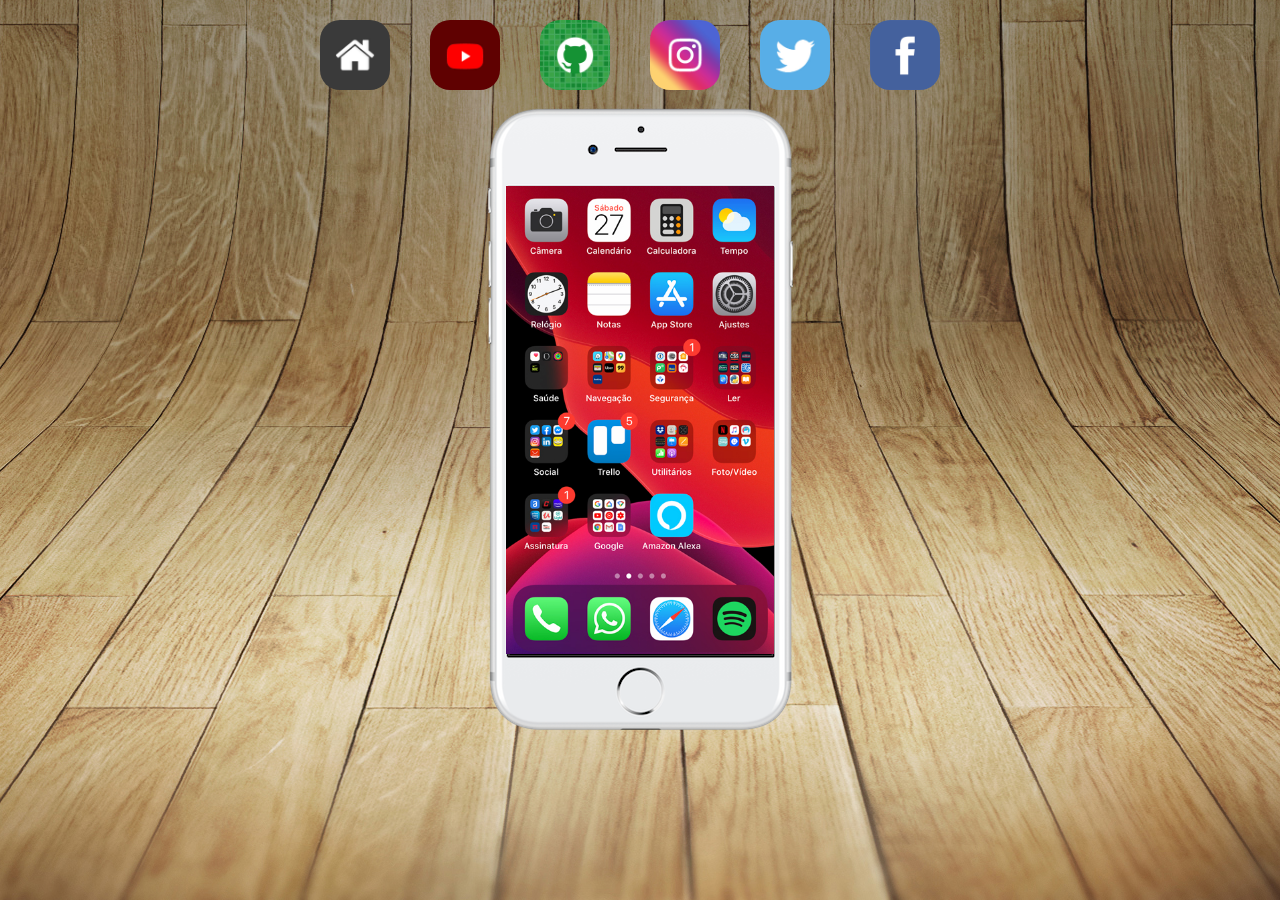
<file: index.html>
<!DOCTYPE html>
<html lang="pt-br">
<head>
    <meta charset="UTF-8">
    <meta name="viewport" content="width=device-width, initial-scale=1.0">
    <title>Document</title>
</head>
<style>

    *{
        margin:0px;
        padding: 0px;
    }
    body{
        margin:0px;
        padding: 0px;
        background-color: rgba(0, 0, 0, 0.404);
        background-image: url(imagens/fundo-madeira.jpg);
        background-position: center bottom;
        height: 100vh;
        
    }

    header{

    }

    nav{
        display: flex;
        align-items: ;
        justify-content: center;
        
        
        
    }

    ul{
        margin-top: 10px;
        display: flex;
        align-items: center;
        justify-content: center;
        
    }

    li{
        list-style-type: none;
        color: white;
        font-size: 1.5em;
        padding: 10px;
    }

    img.logo{
        margin-right: 20px;
        width: 70px;
        border-radius: 20px;
    }

    .logo:hover{
        box-shadow: 2px 2px 2px rgba(0, 0, 0, 0.473) ;
        cursor: pointer;
        background-color: rgb(137, 43, 226);
        padding: 5px;
        
        transition-duration: 0.5s;
    }
    /* fim do header */




    main{
        height: 100vh;
        
        
    }

    section{
        display: flex;
        align-items: center;
        justify-content: center;
        
    }

    section#phone{
        margin: auto;
        
        
        align-items: center;
        justify-content: center;
        height: 627px;
        width: 311px;
        
        background-image: url(imagens/frame-iphone.png);
        
    }

    section#phone iframe{
        
        height: 468px;
        width: 268px;
        
    }

    


</style>
<body>

    <main>
        <header>
            <nav>
                <ul>
                    <li><a href="home.html" target="tela"><img src="imagens/logo-home.jpg" alt="" class="logo"></a></li>

                    <li><a href="youtube.html" target="tela"><img src="imagens/logo-youtube.jpg" alt="" class="logo"></a></li>

                    <li><a href="github.html" target="tela"><img src="imagens/logo-github.jpg" alt="" class="logo"></a></li>

                    <li><a href="instagram.html" target="tela"><img src="imagens/logo-instagram.jpg" alt="" class="logo"></a></li>

                    <li><a href="twitter.html" target="tela"><img src="imagens/logo-twitter.jpg" alt="" class="logo"></a></li>
                    
                    <li><a href="facebook.html" target="tela"><img src="imagens/logo-facebook.jpg" alt="" class="logo"></a></li>
                </ul>
            </nav>
        </header>

        <section id="phone">
            
            
            <iframe src="home.html" frameborder="" name="tela"></iframe>

        </section>
    </main>
    
</body>
</html>
</file>
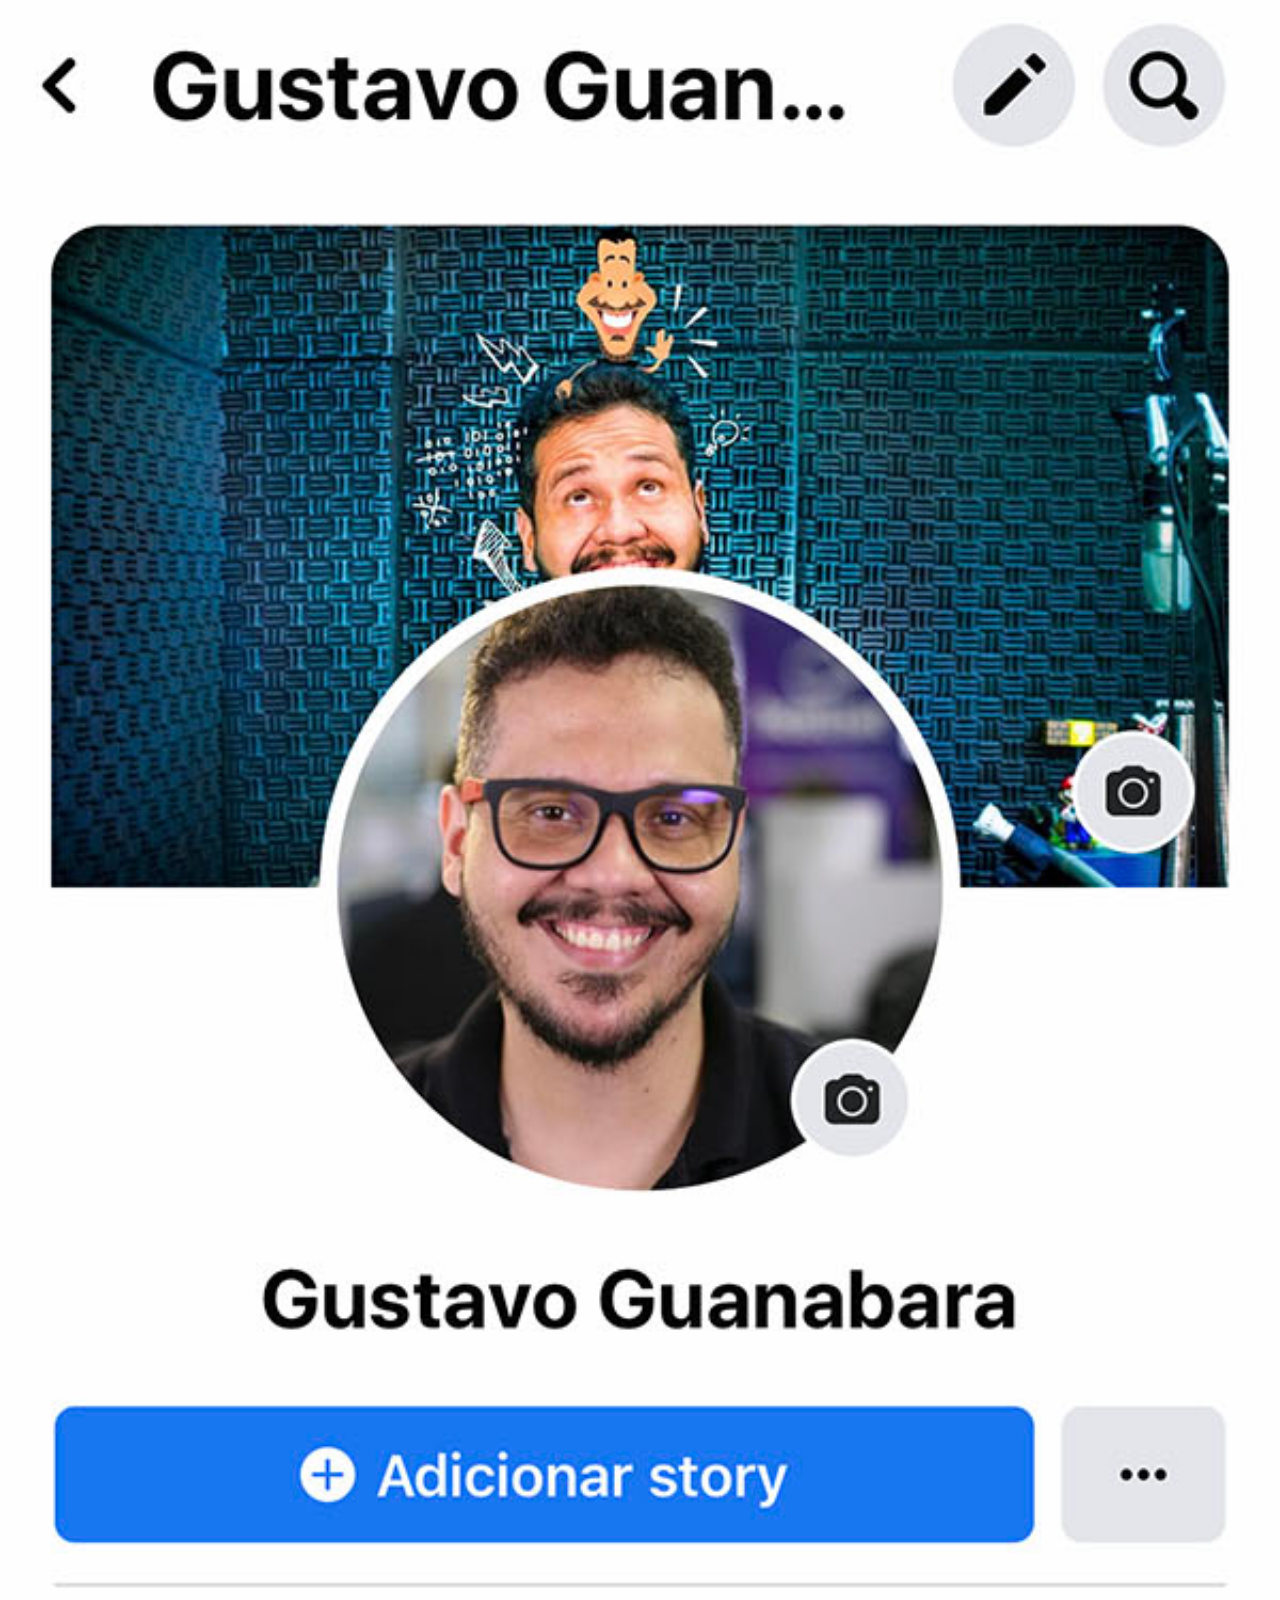
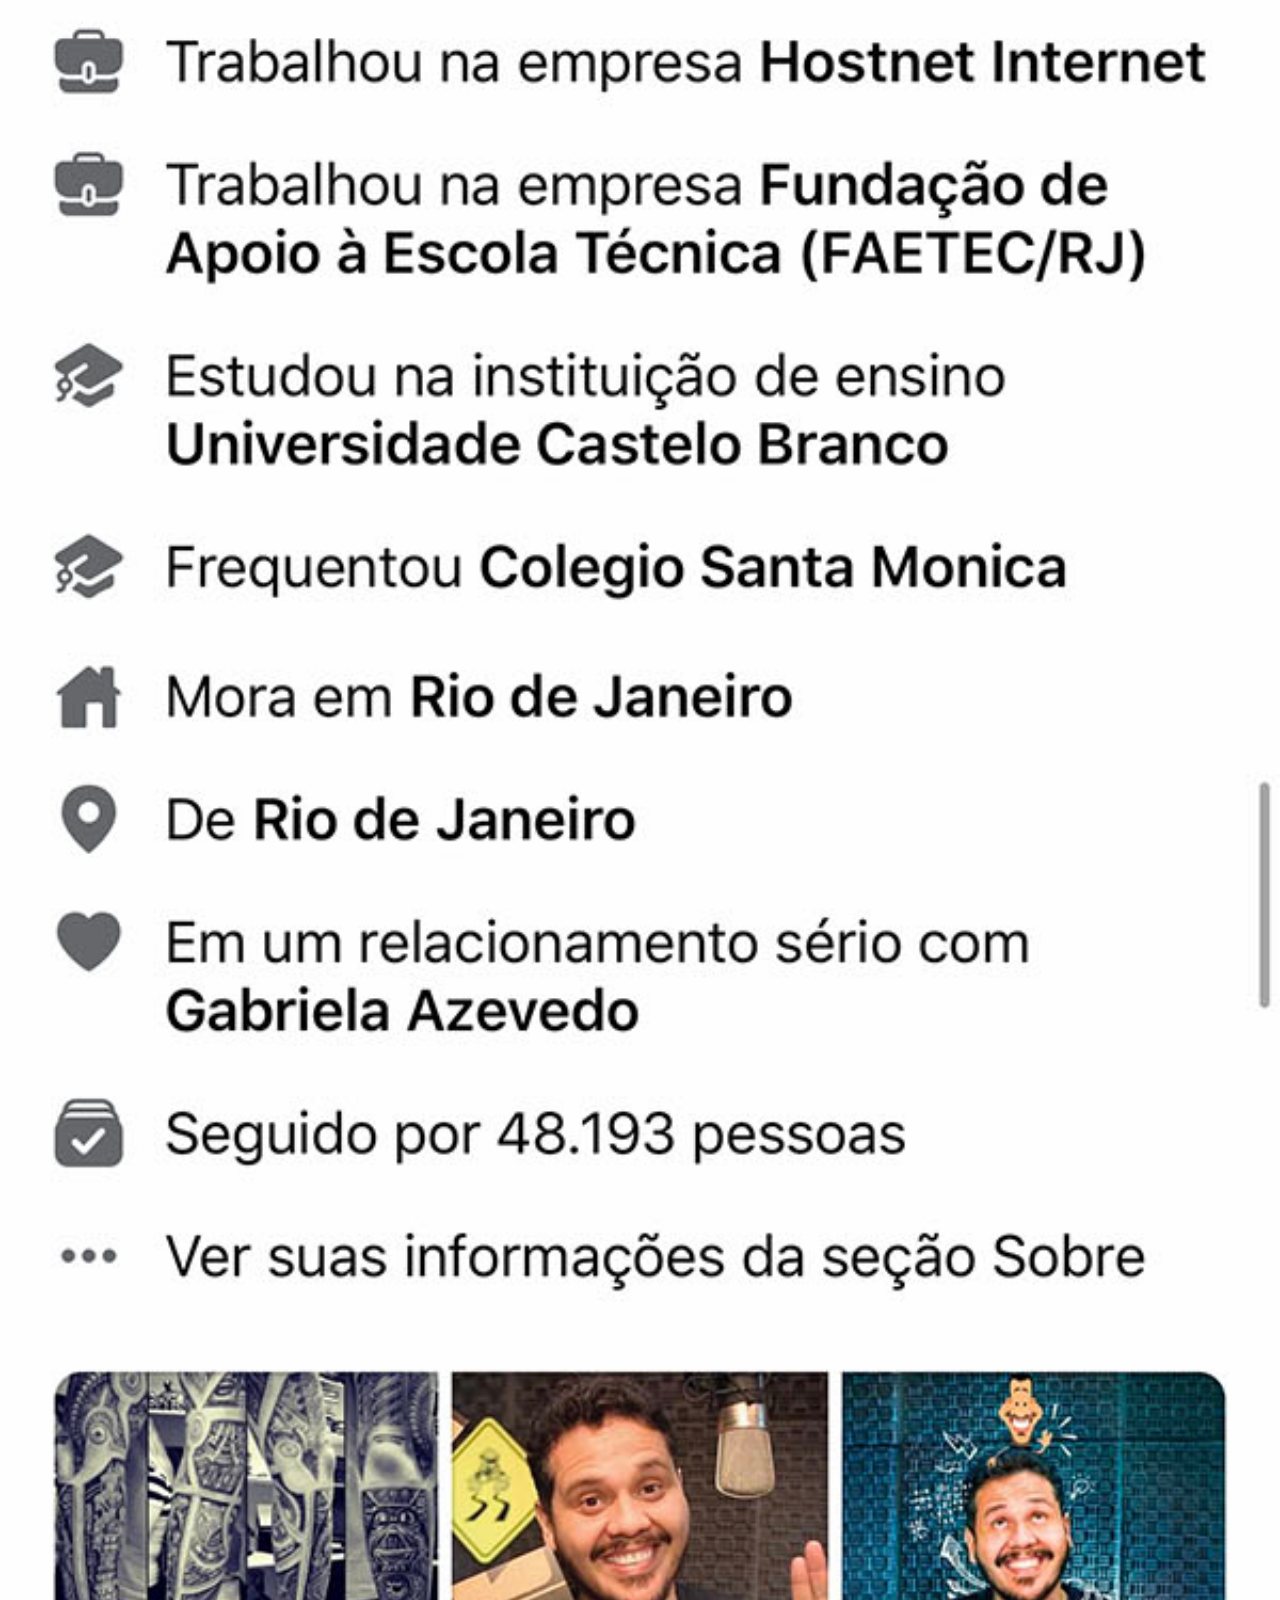
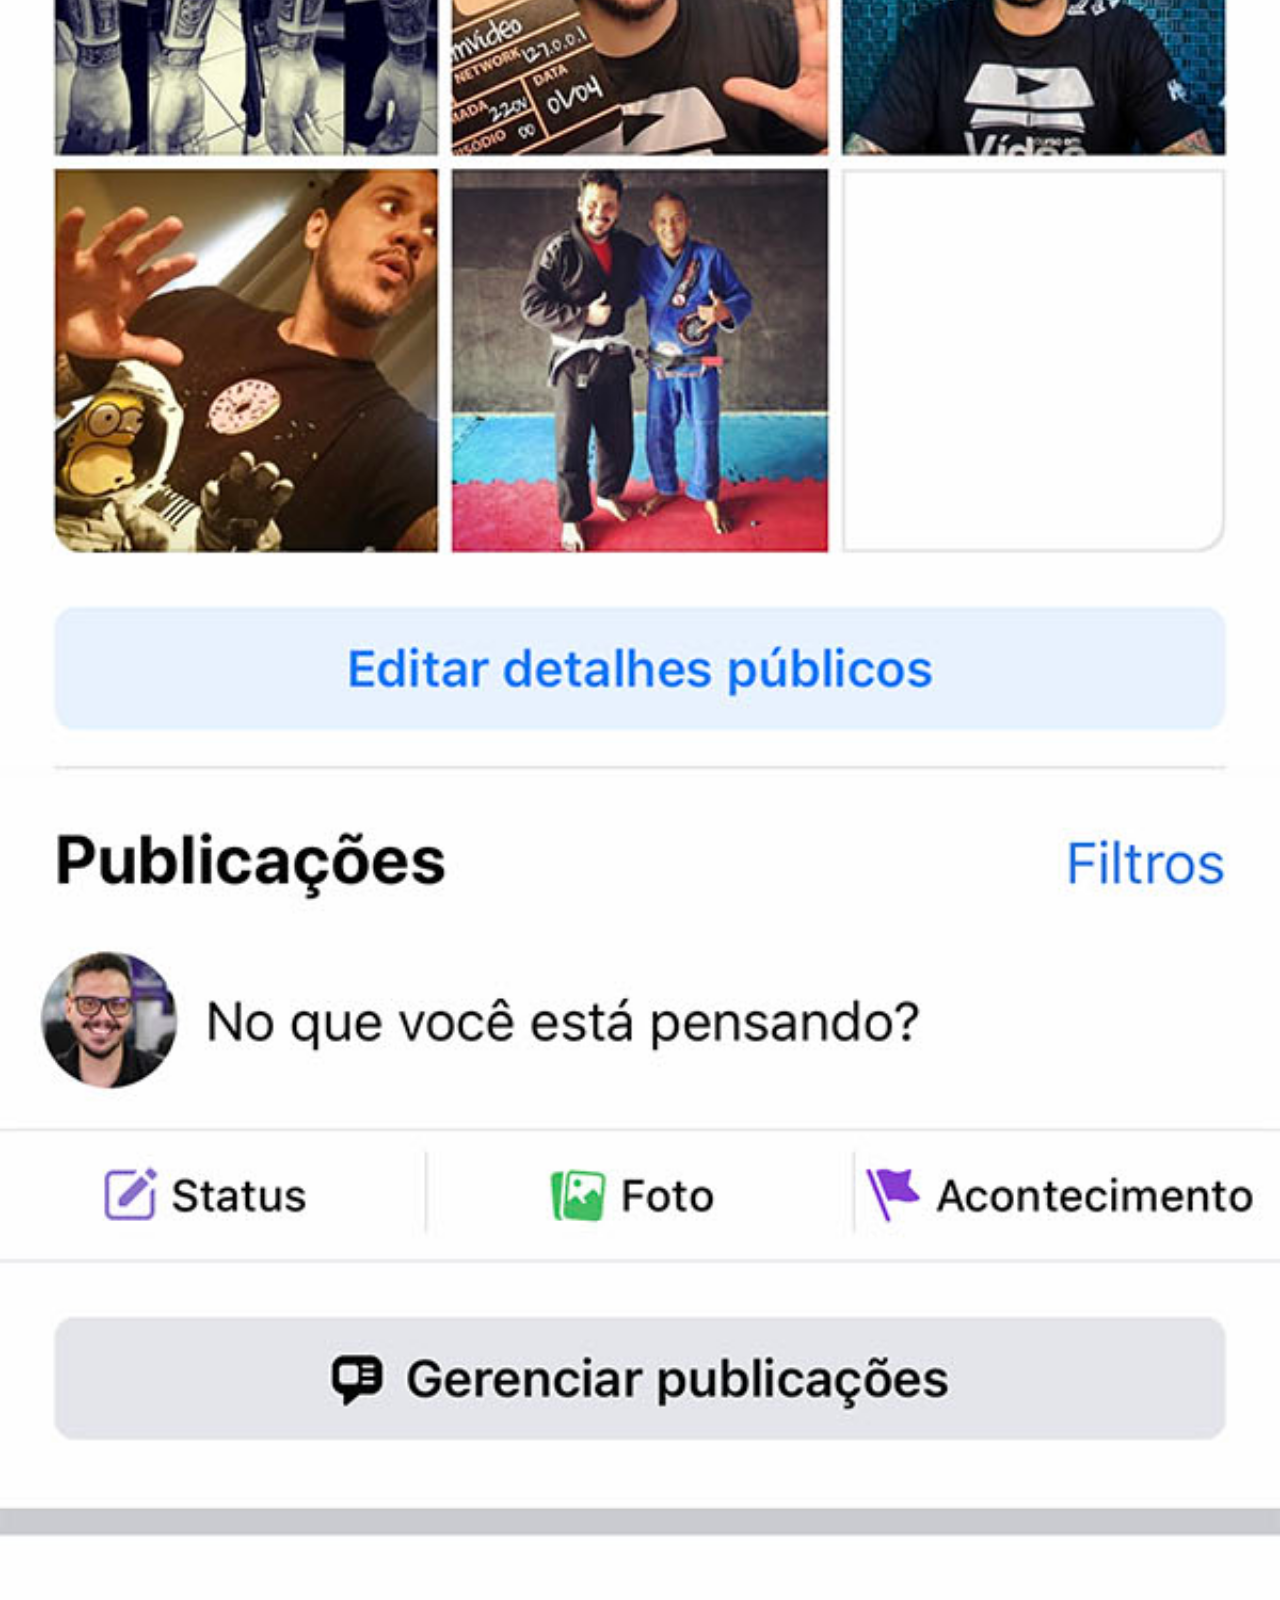
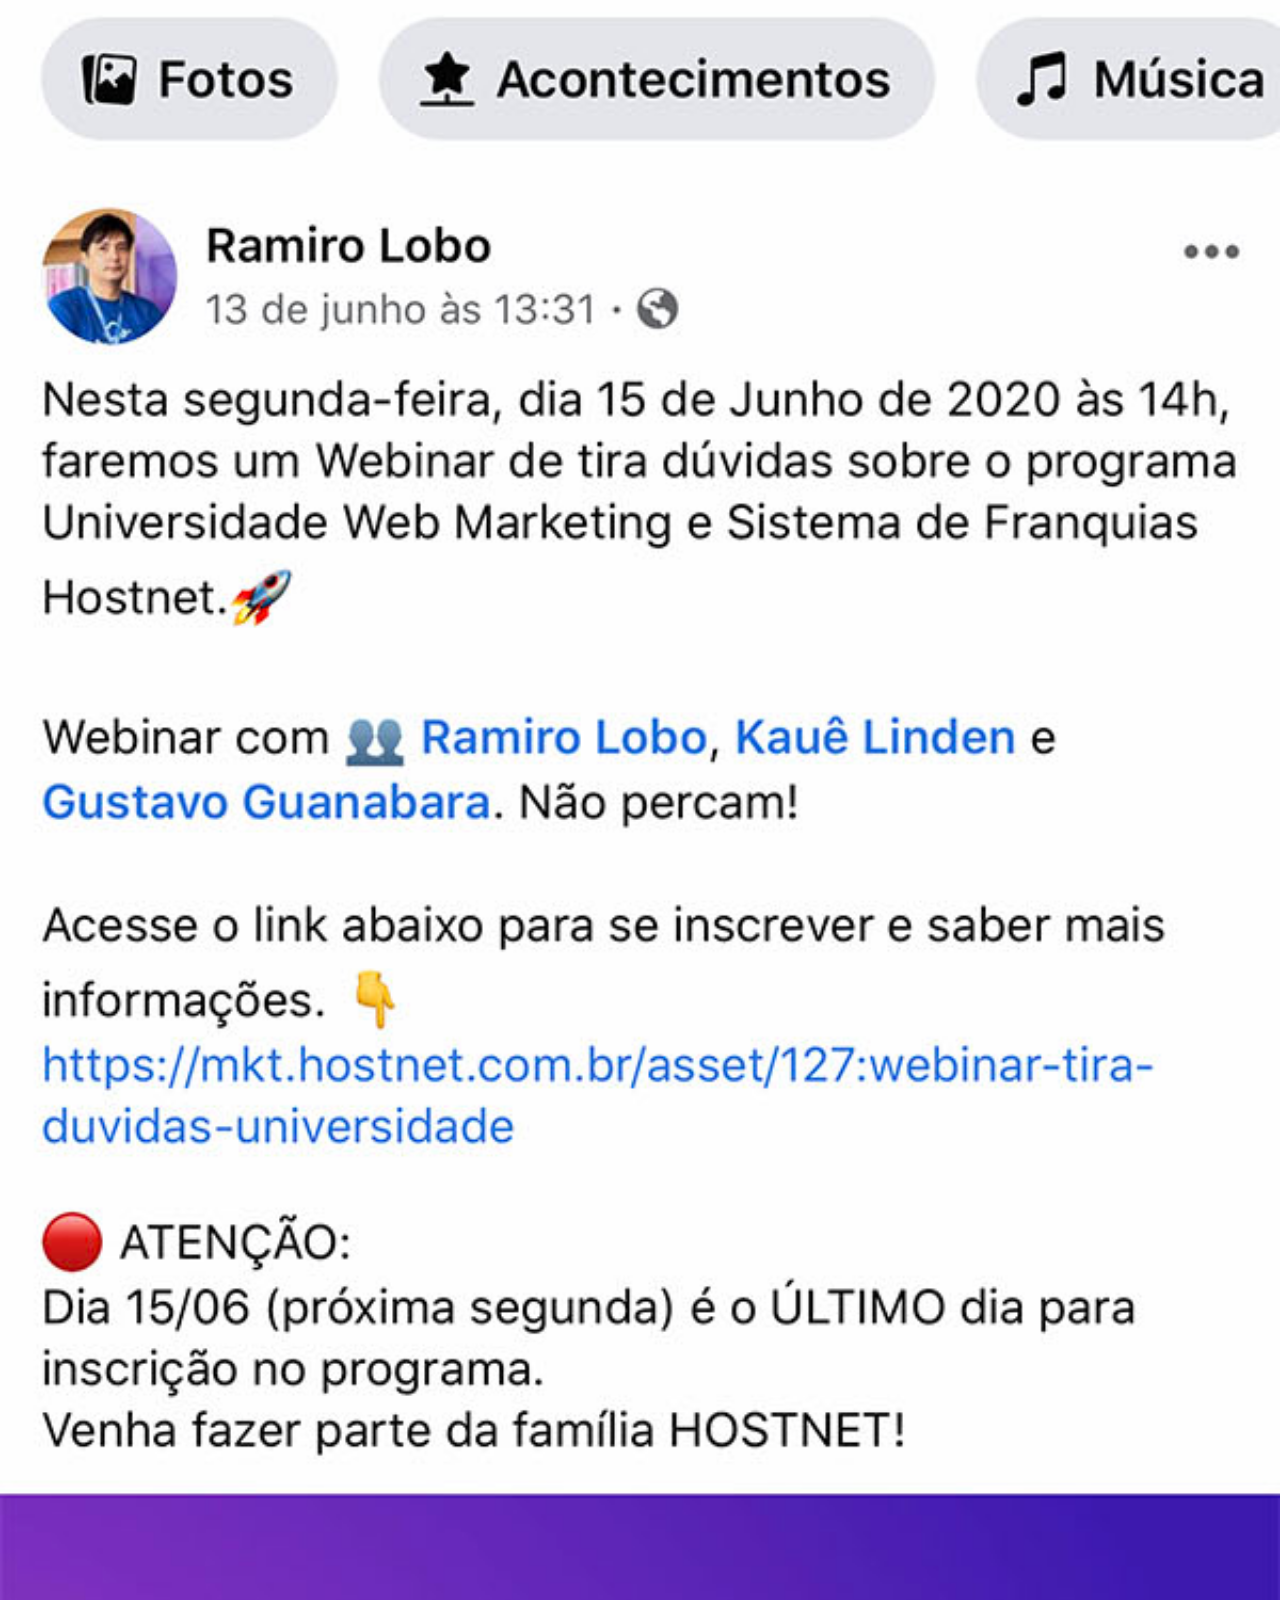
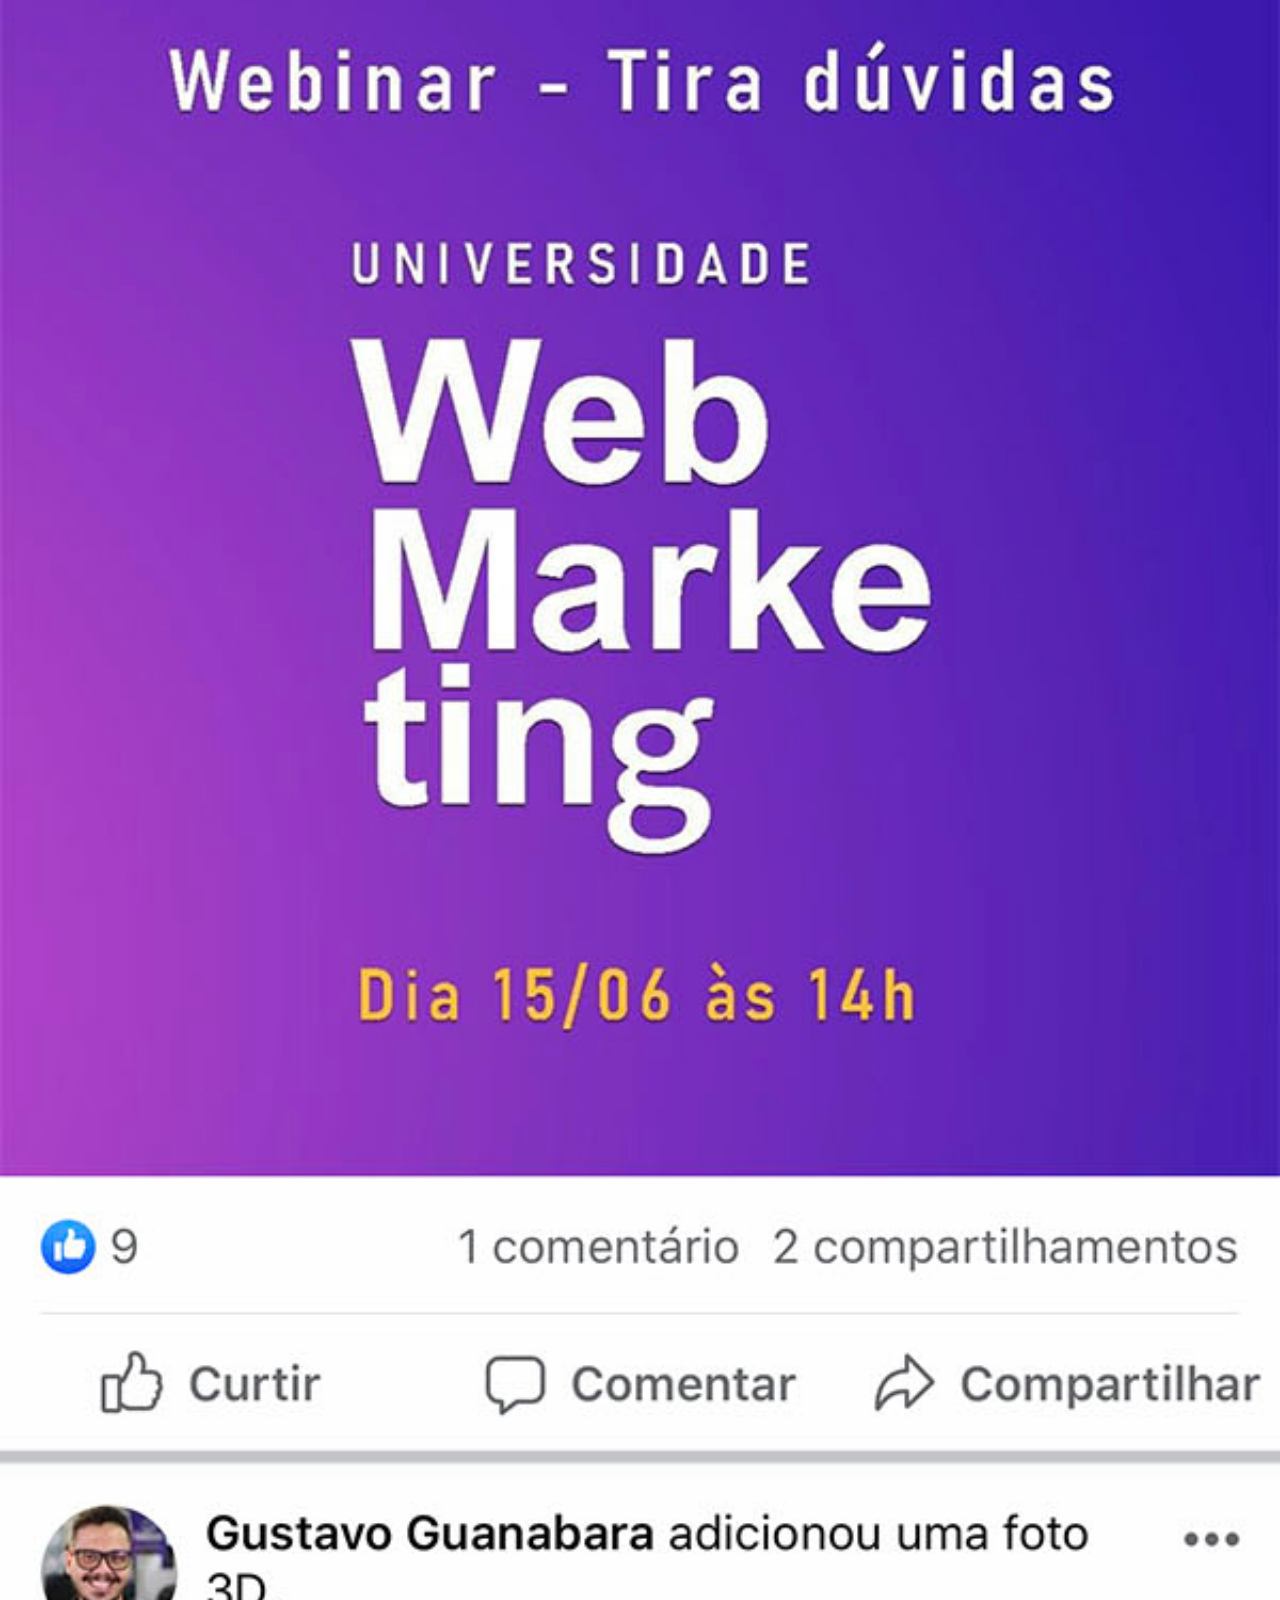
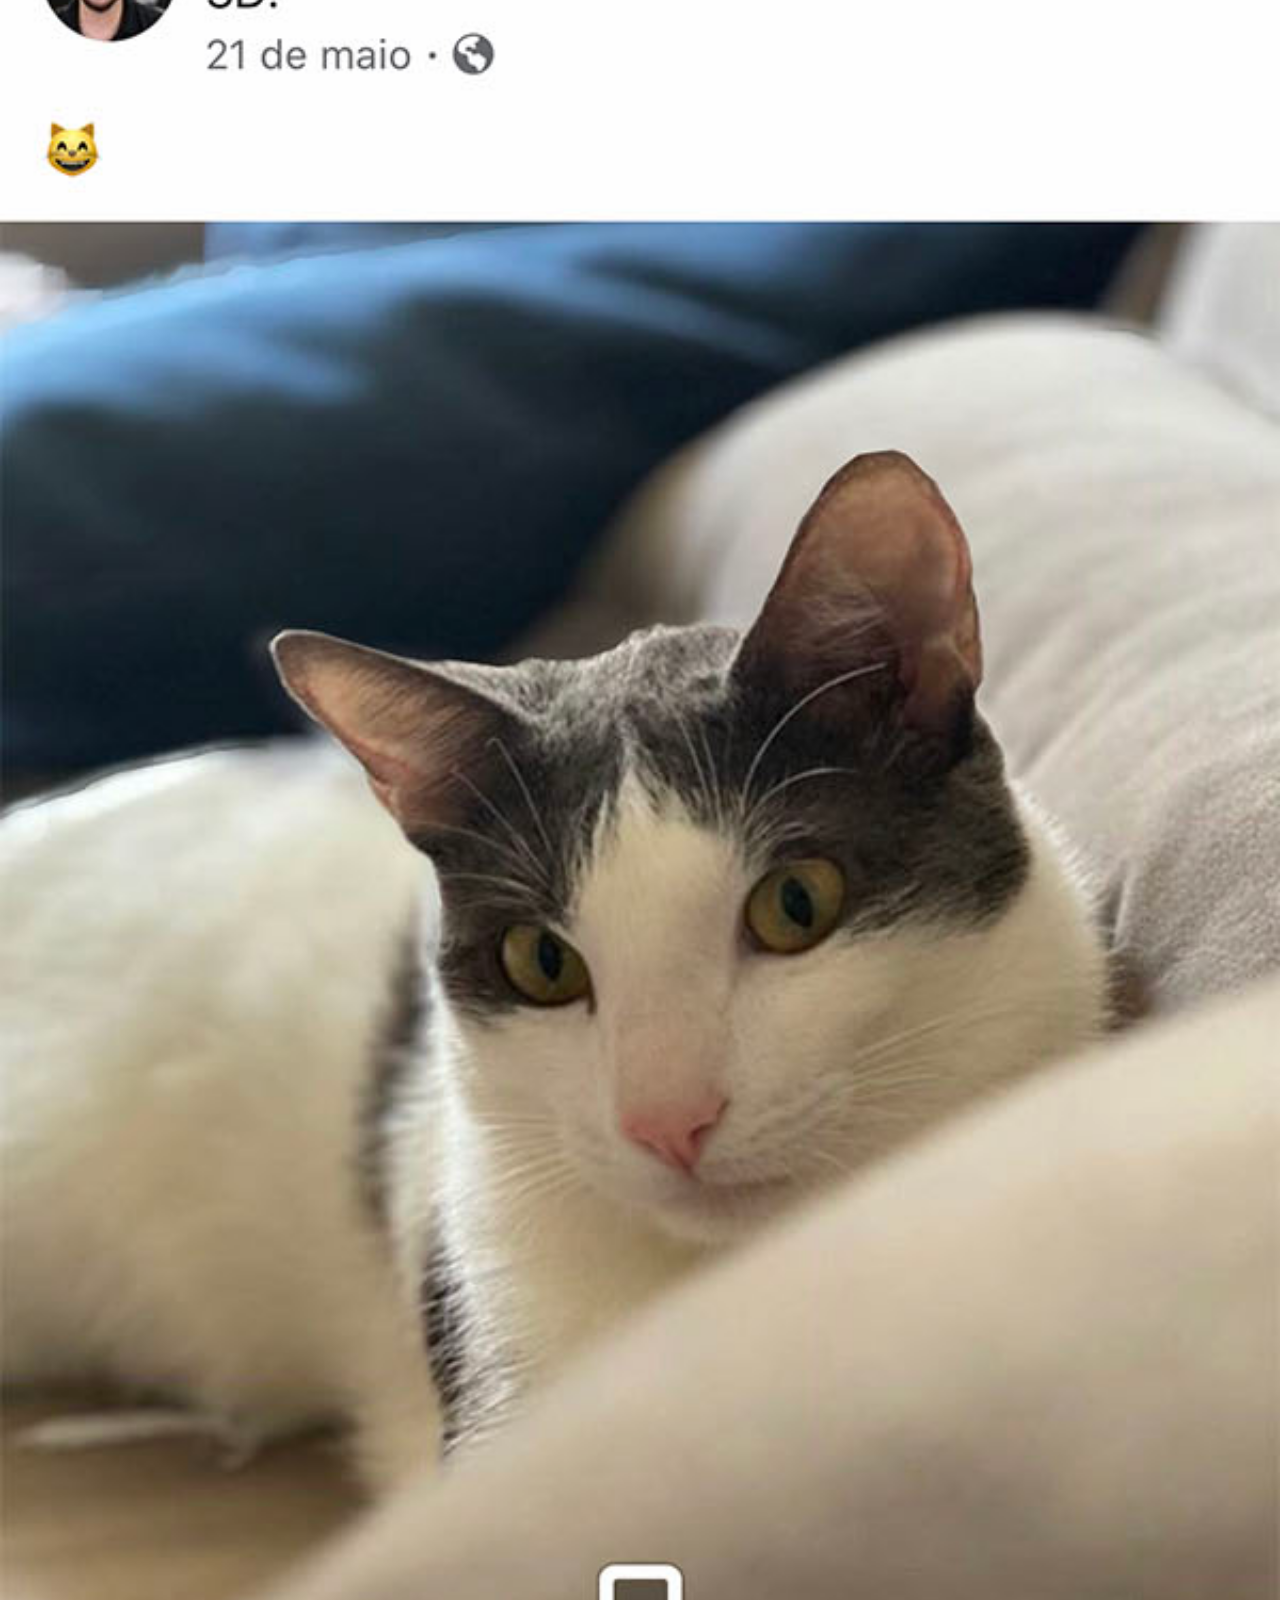
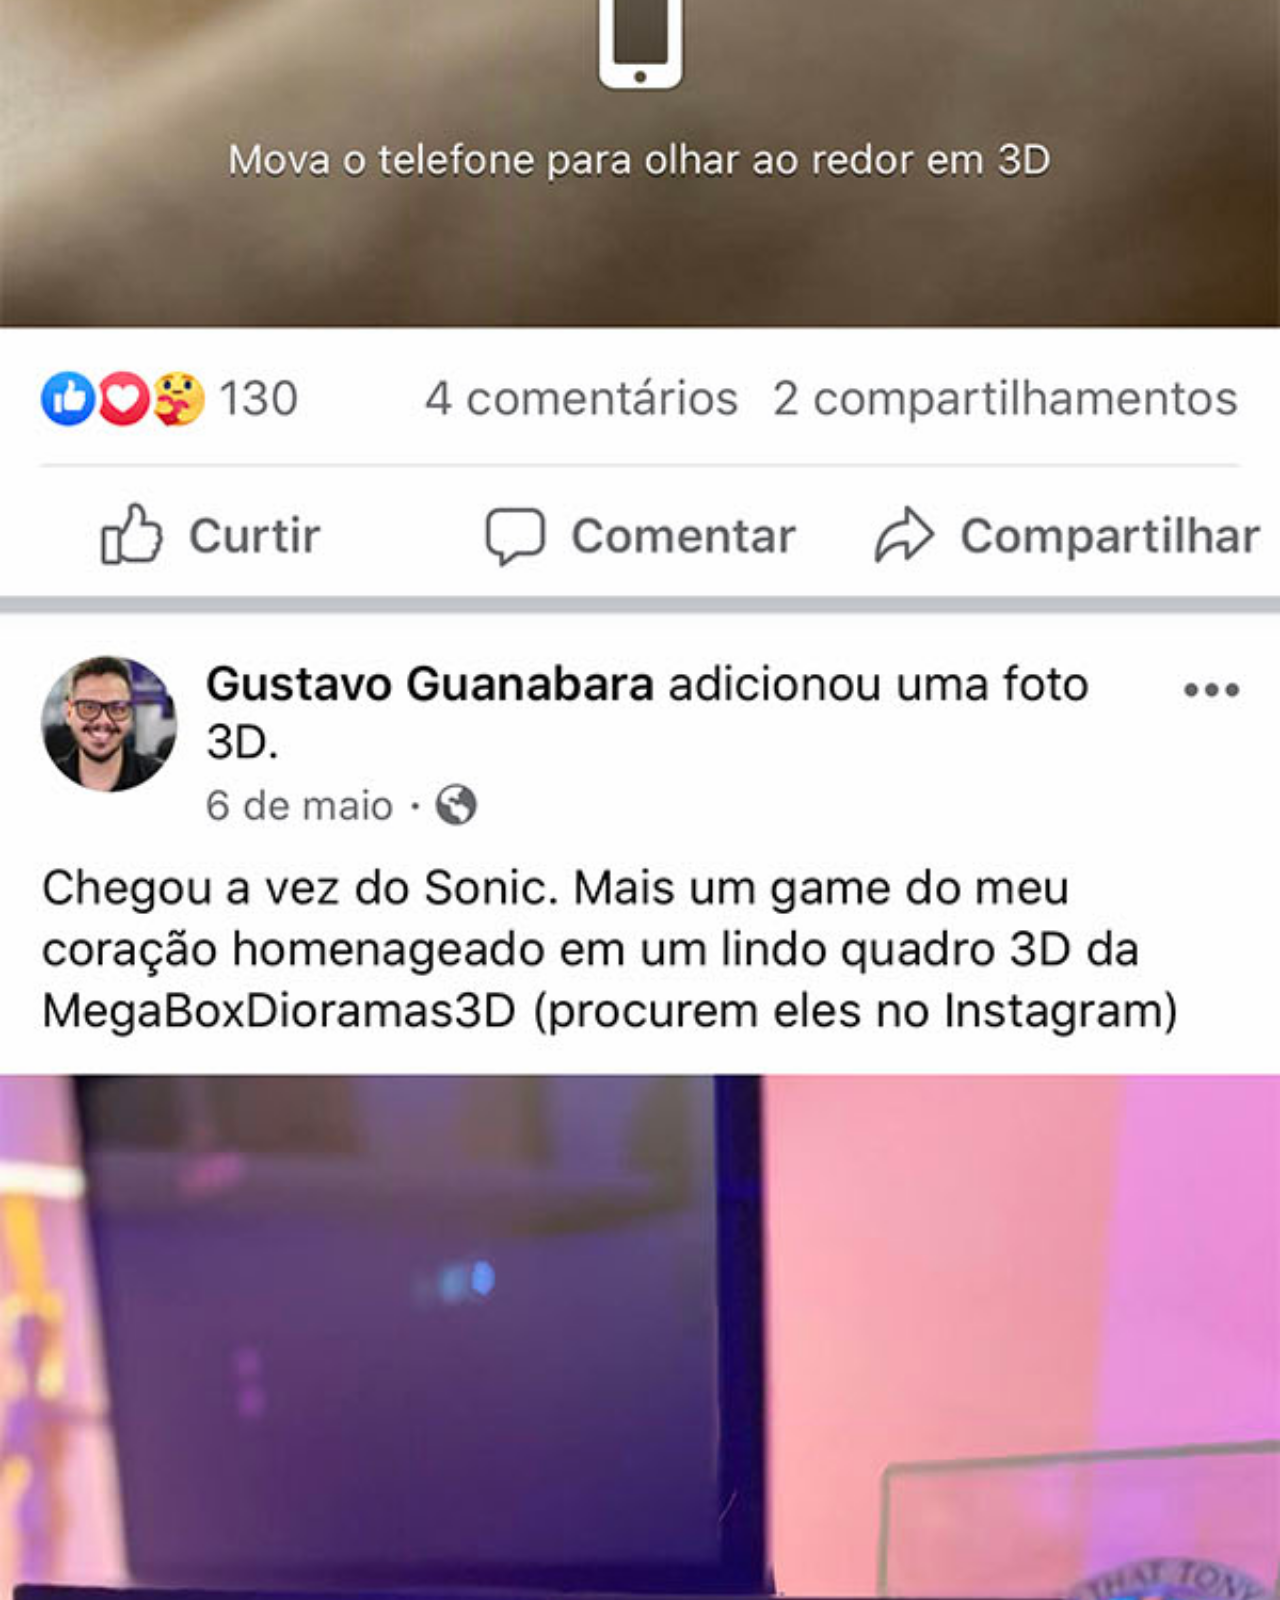
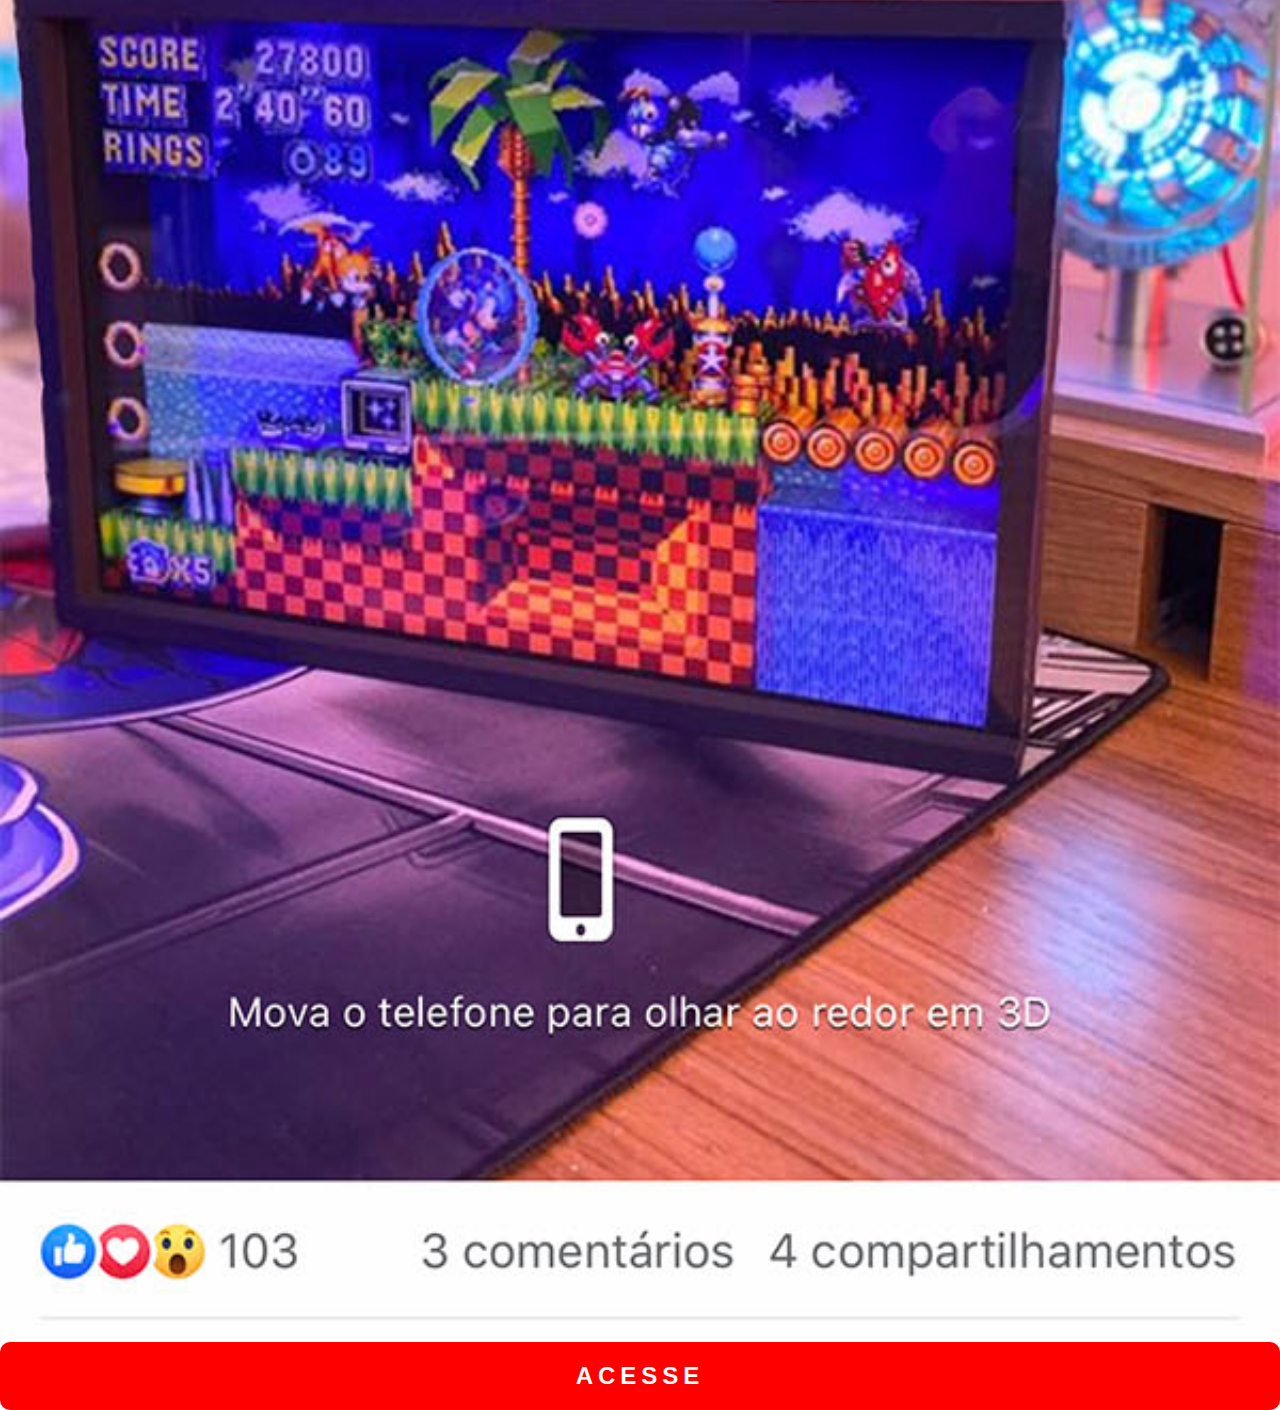
<file: facebook.html>
<!DOCTYPE html>
<html lang="en">
<head>
    <meta charset="UTF-8">
    <meta name="viewport" content="width=device-width, initial-scale=1.0">
    <title>Document</title>
    <link rel="stylesheet" href="social.css">
</head>
<body>
    <img src="imagens/tela-facebook.jpg" alt="">

    <a href="#">ACESSE</a>
    
</body>
</html>
</file>
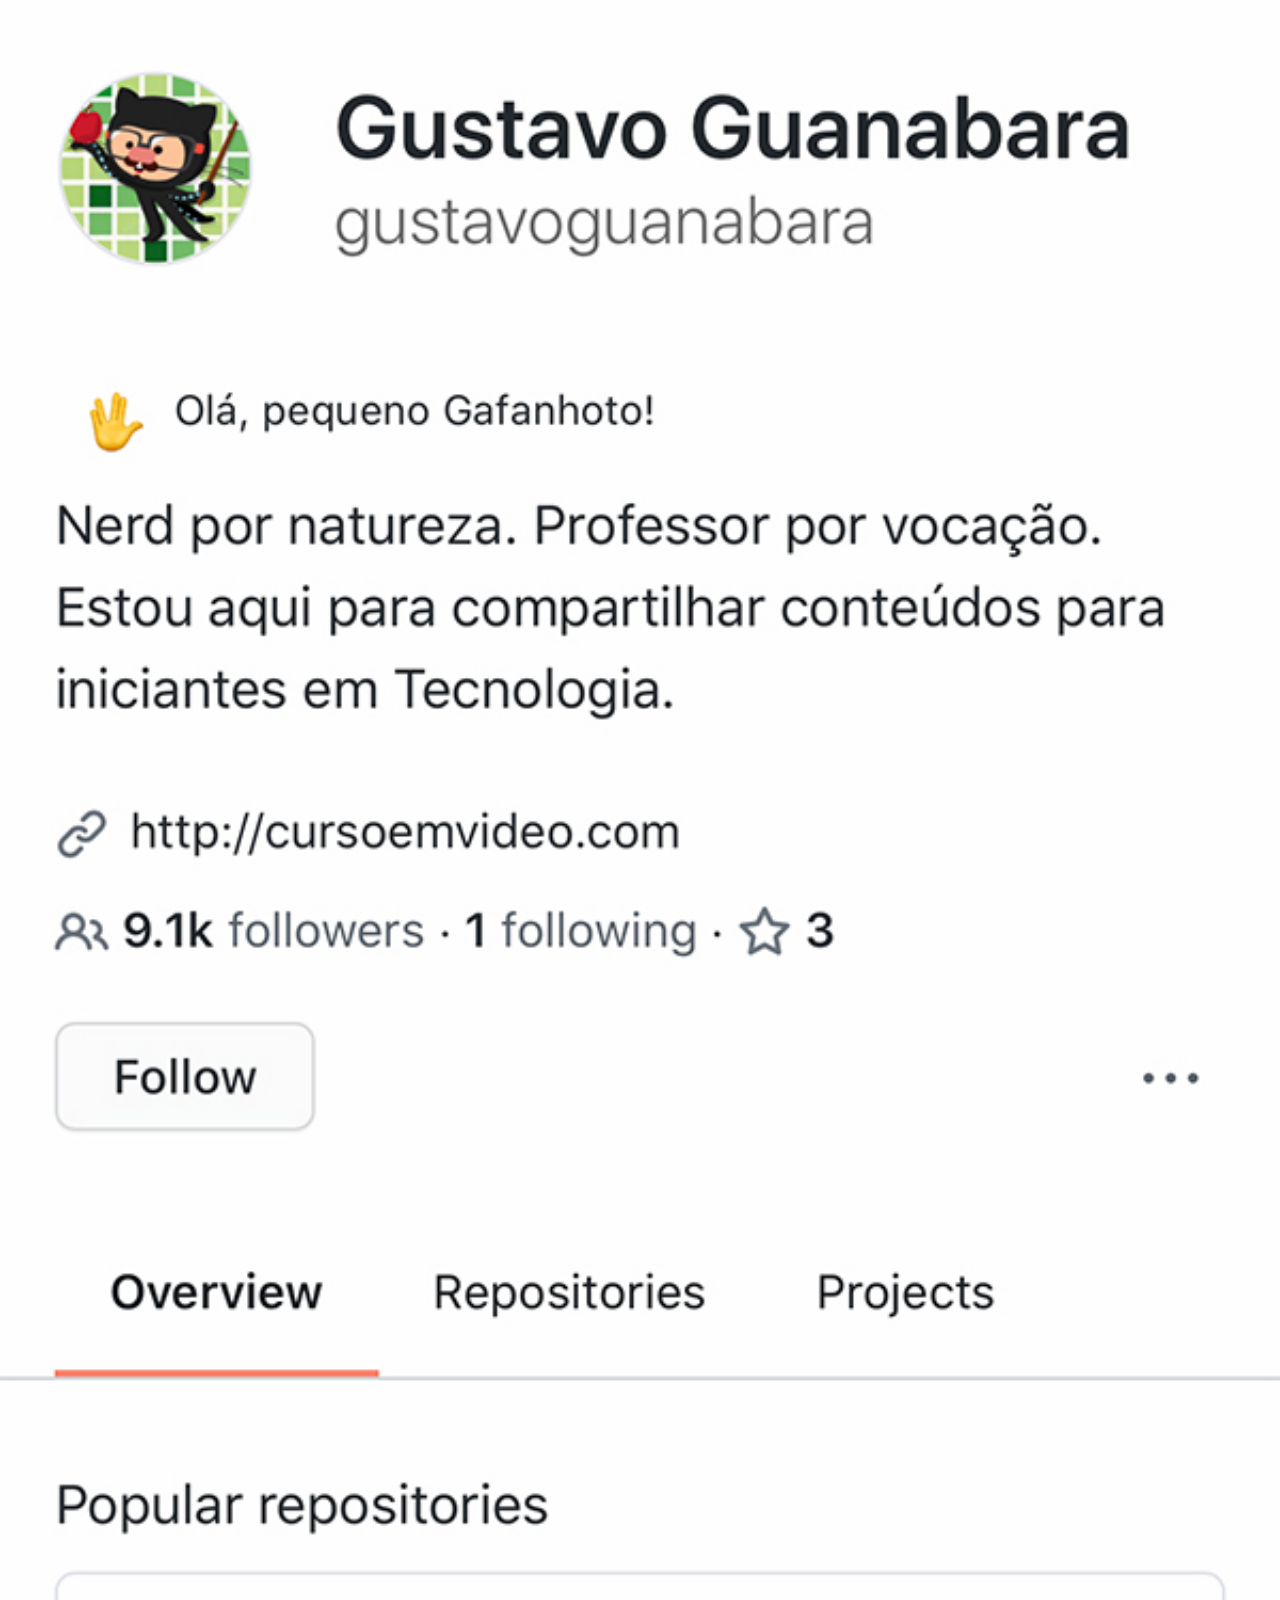
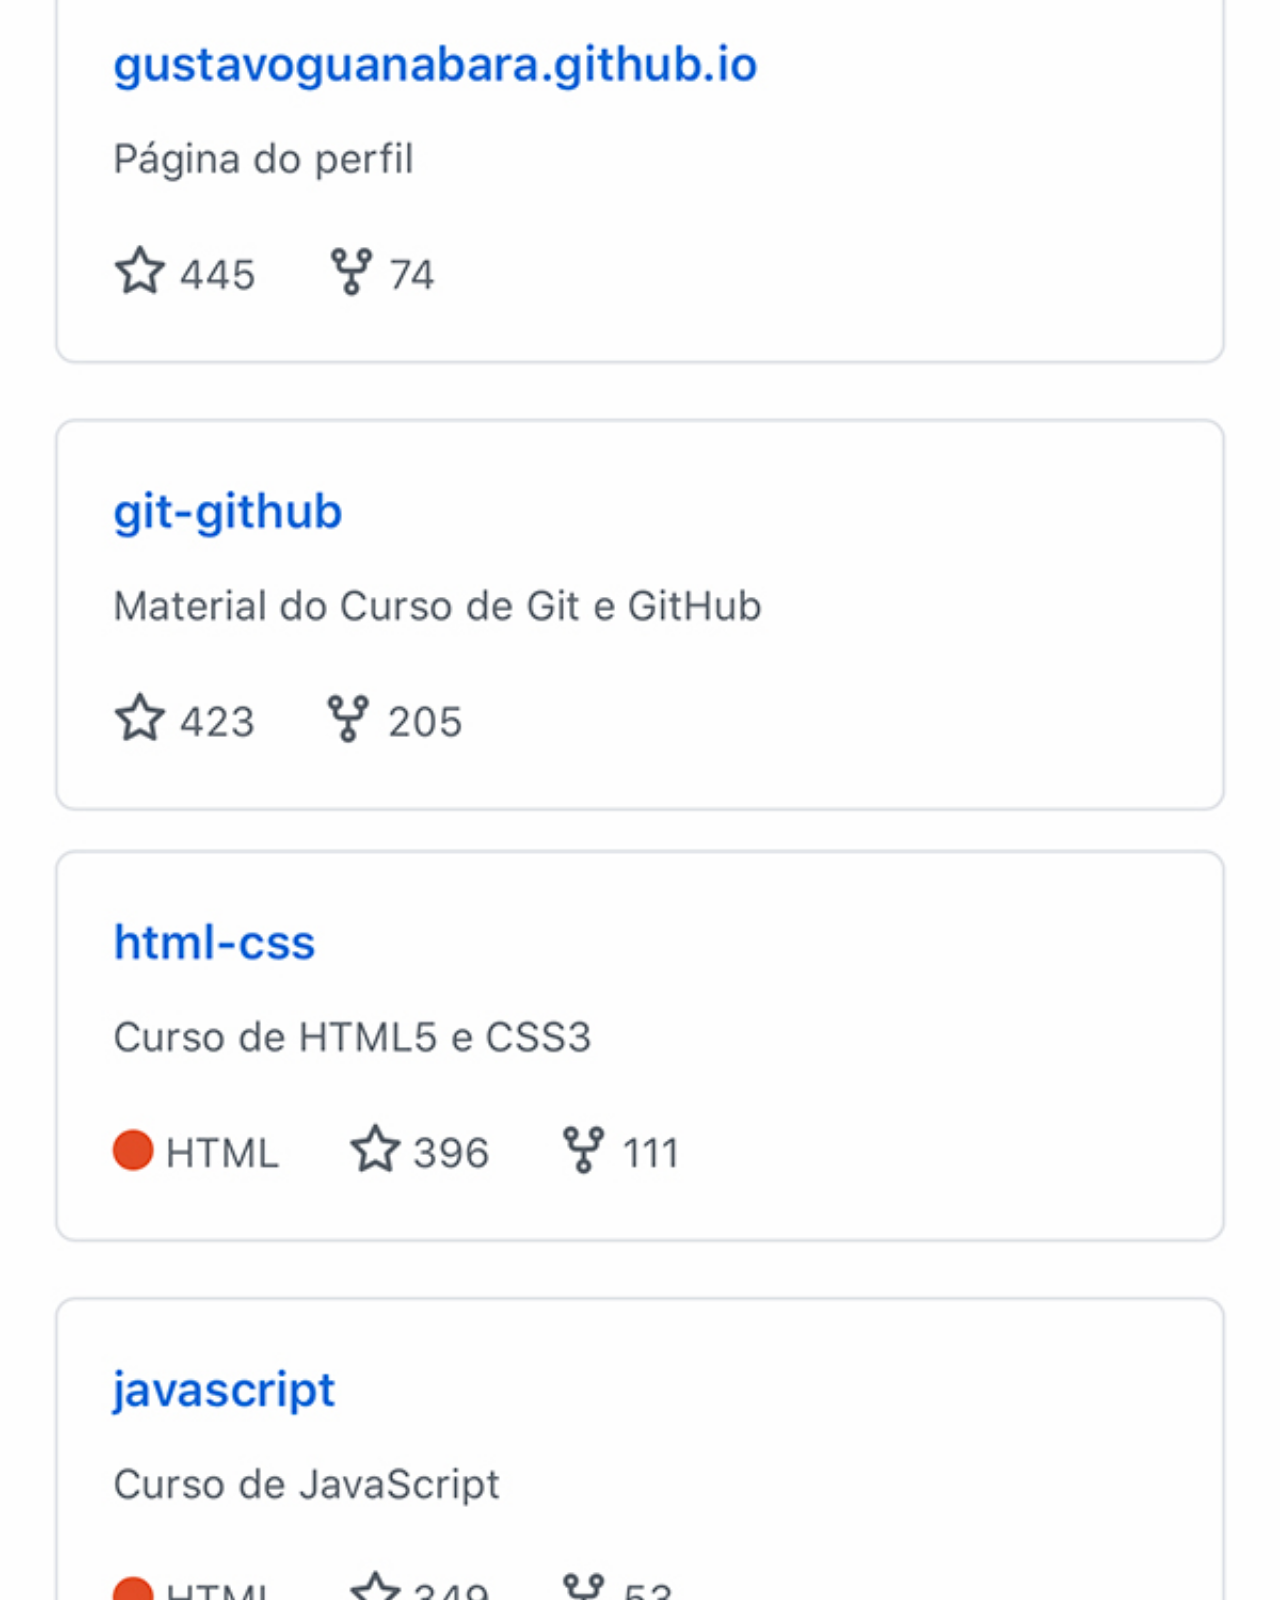
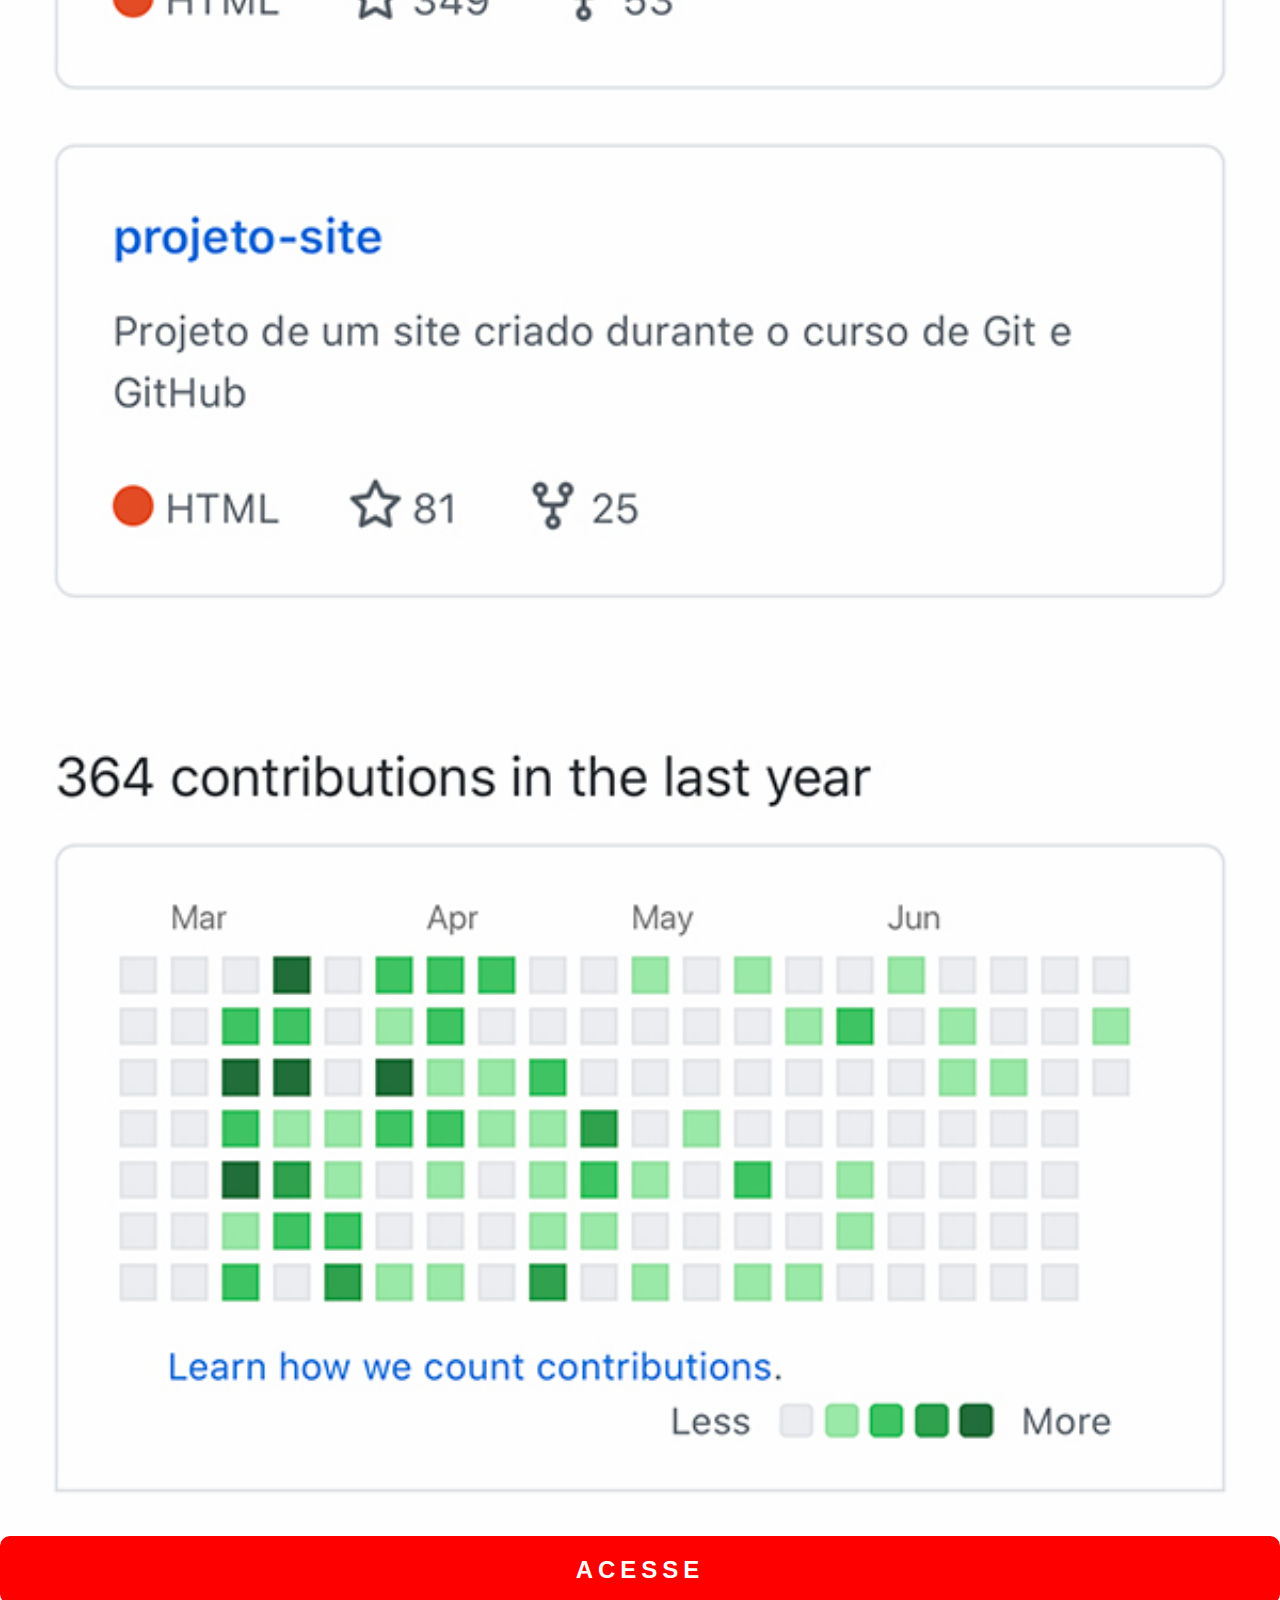
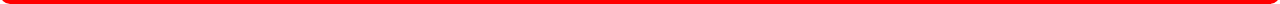
<file: github.html>
<!DOCTYPE html>
<html lang="en">
<head>
    <meta charset="UTF-8">
    <meta name="viewport" content="width=device-width, initial-scale=1.0">
    <title>github</title>
    <link rel="stylesheet" href="social.css">
</head>
<body>

    <img src="imagens/tela-github.jpg" alt="">

    <a href="#">ACESSE</a>
    
</body>
</html>
</file>
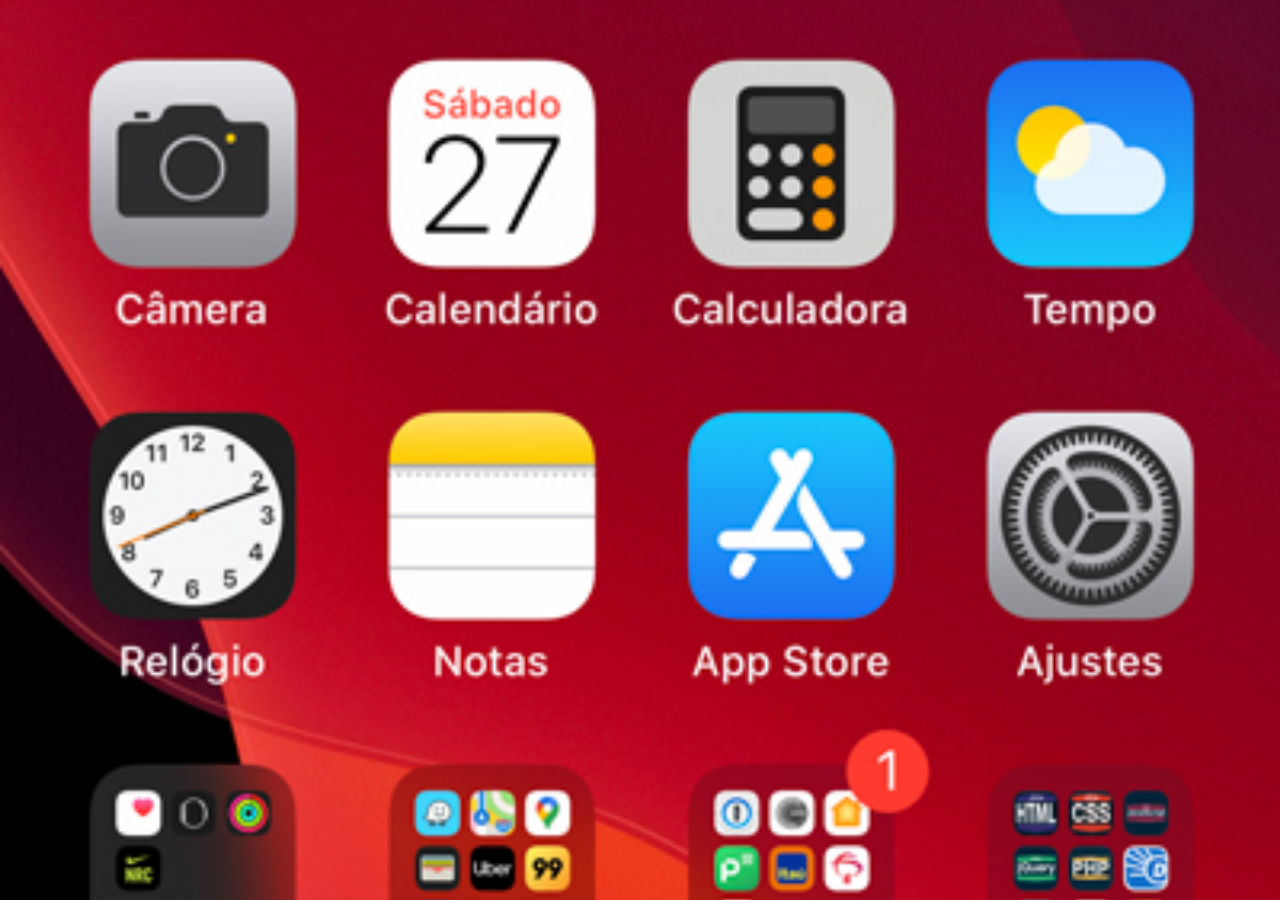
<file: home.html>
<!DOCTYPE html>
<html lang="pt-br">
<head>
    <meta charset="UTF-8">
    <meta name="viewport" content="width=device-width, initial-scale=1.0">
    <title>Home</title>
    <style>
        *{
            margin: 0px;
            padding: 0px;
        }

        body{
            width: 100vw;
            height: 100vh;
            background-image: url(imagens/tela-home.jpg);
            background-size: cover;
            background-repeat: no-repeat;
            
            background-position: top center;
            background-color: black;
        }
    </style>
</head>
<body>
    
    
</body>
</html>
</file>
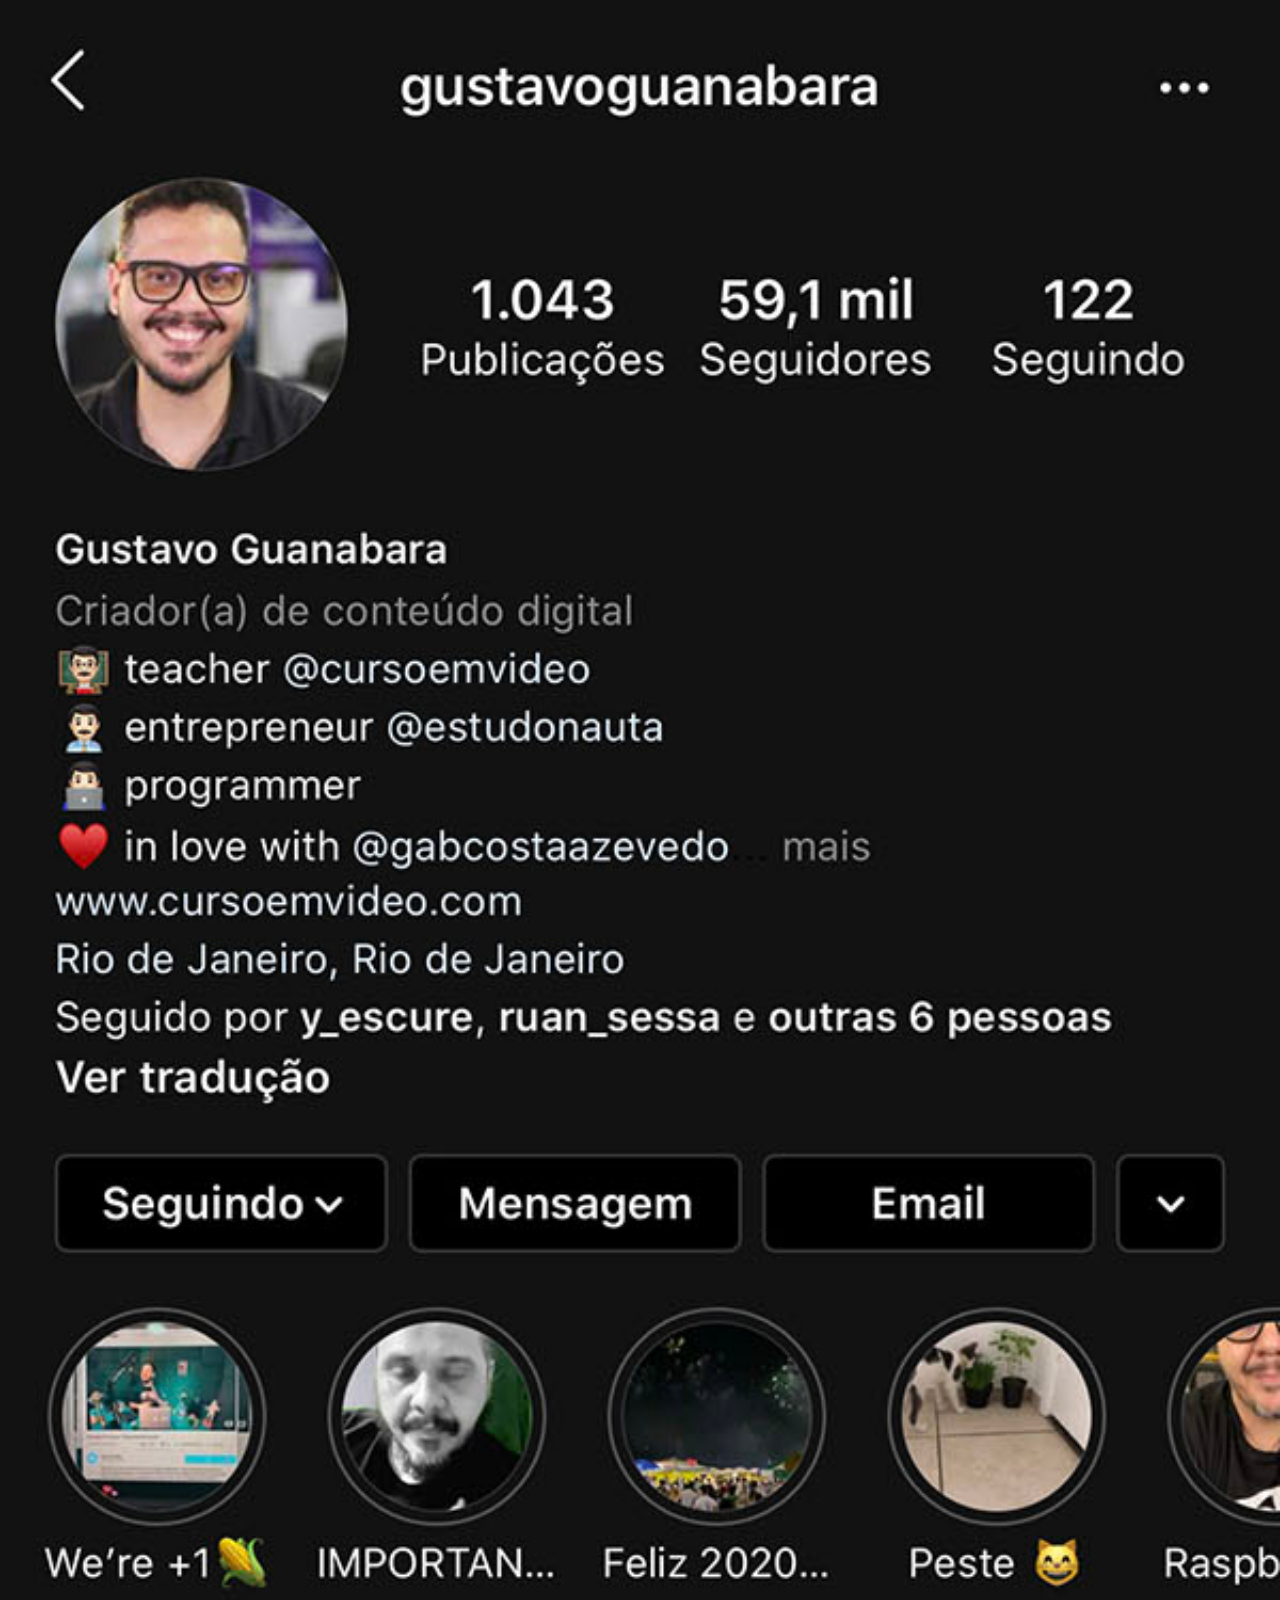
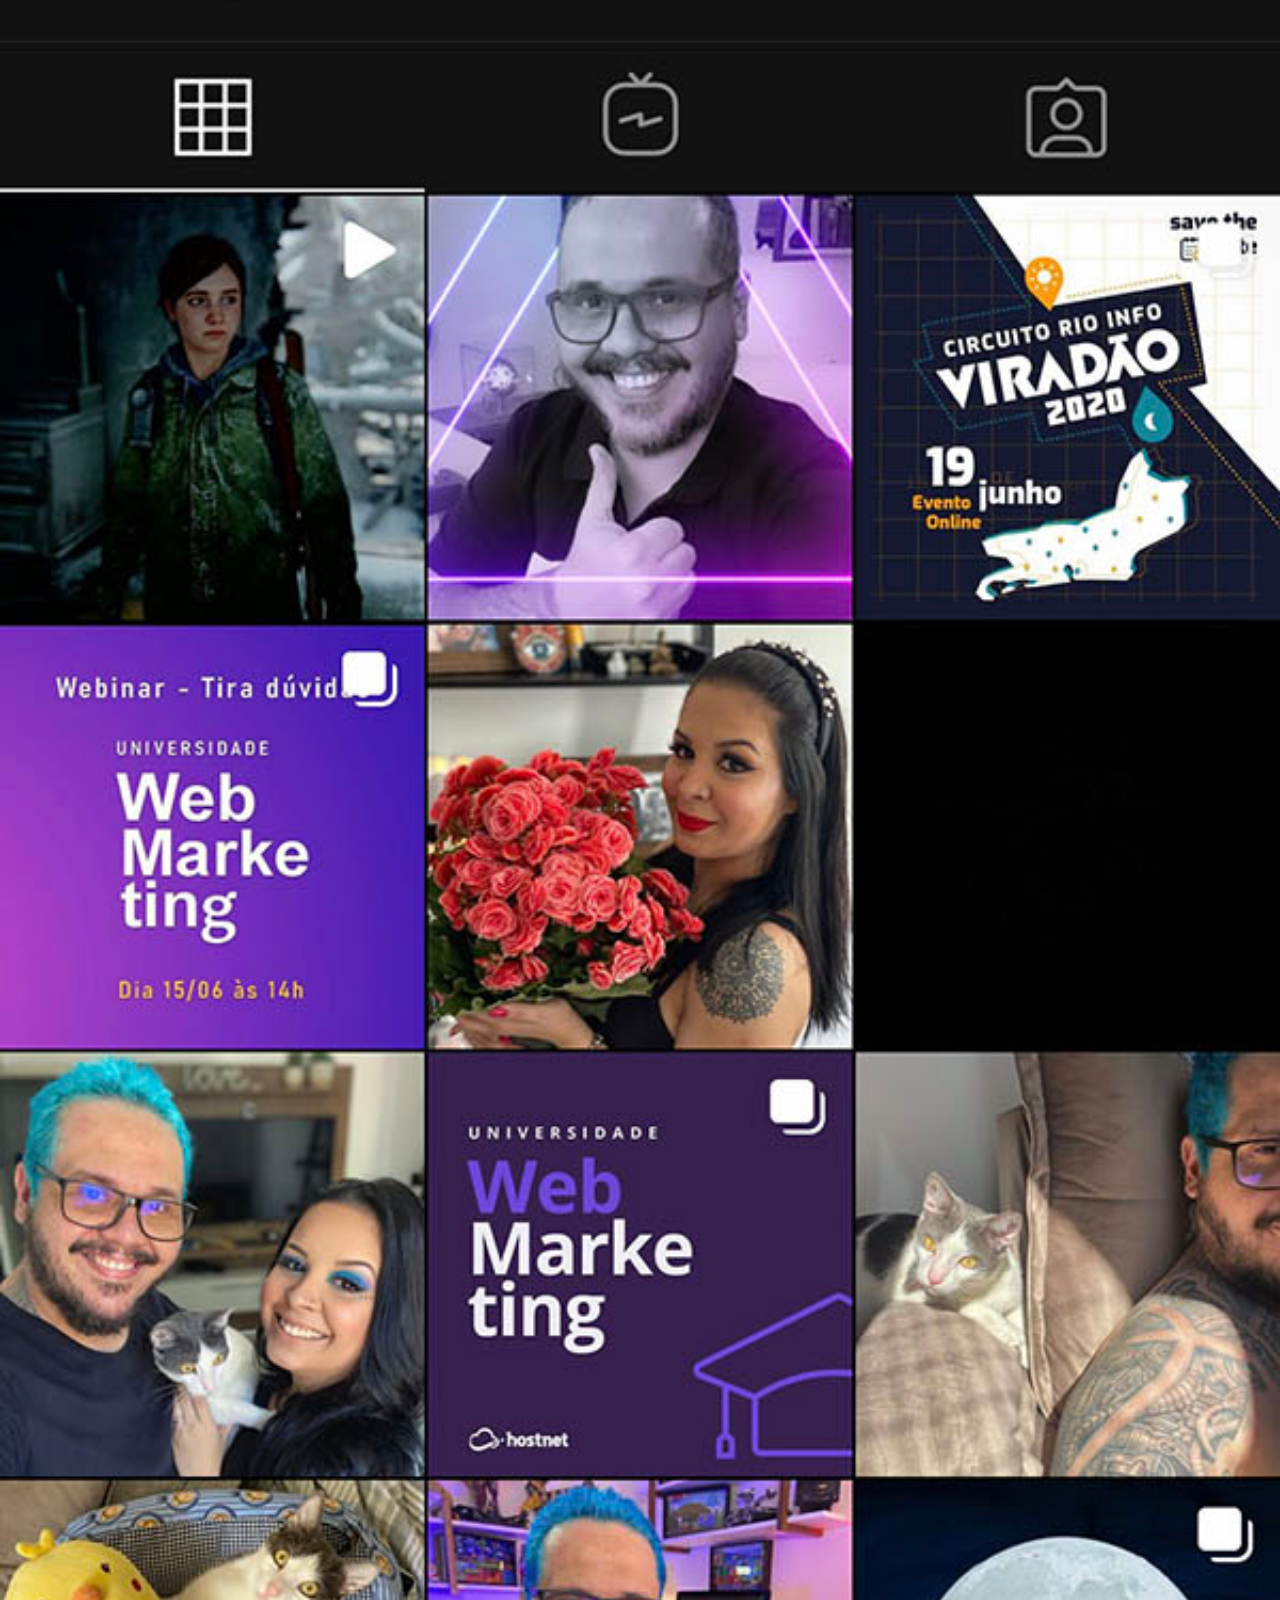
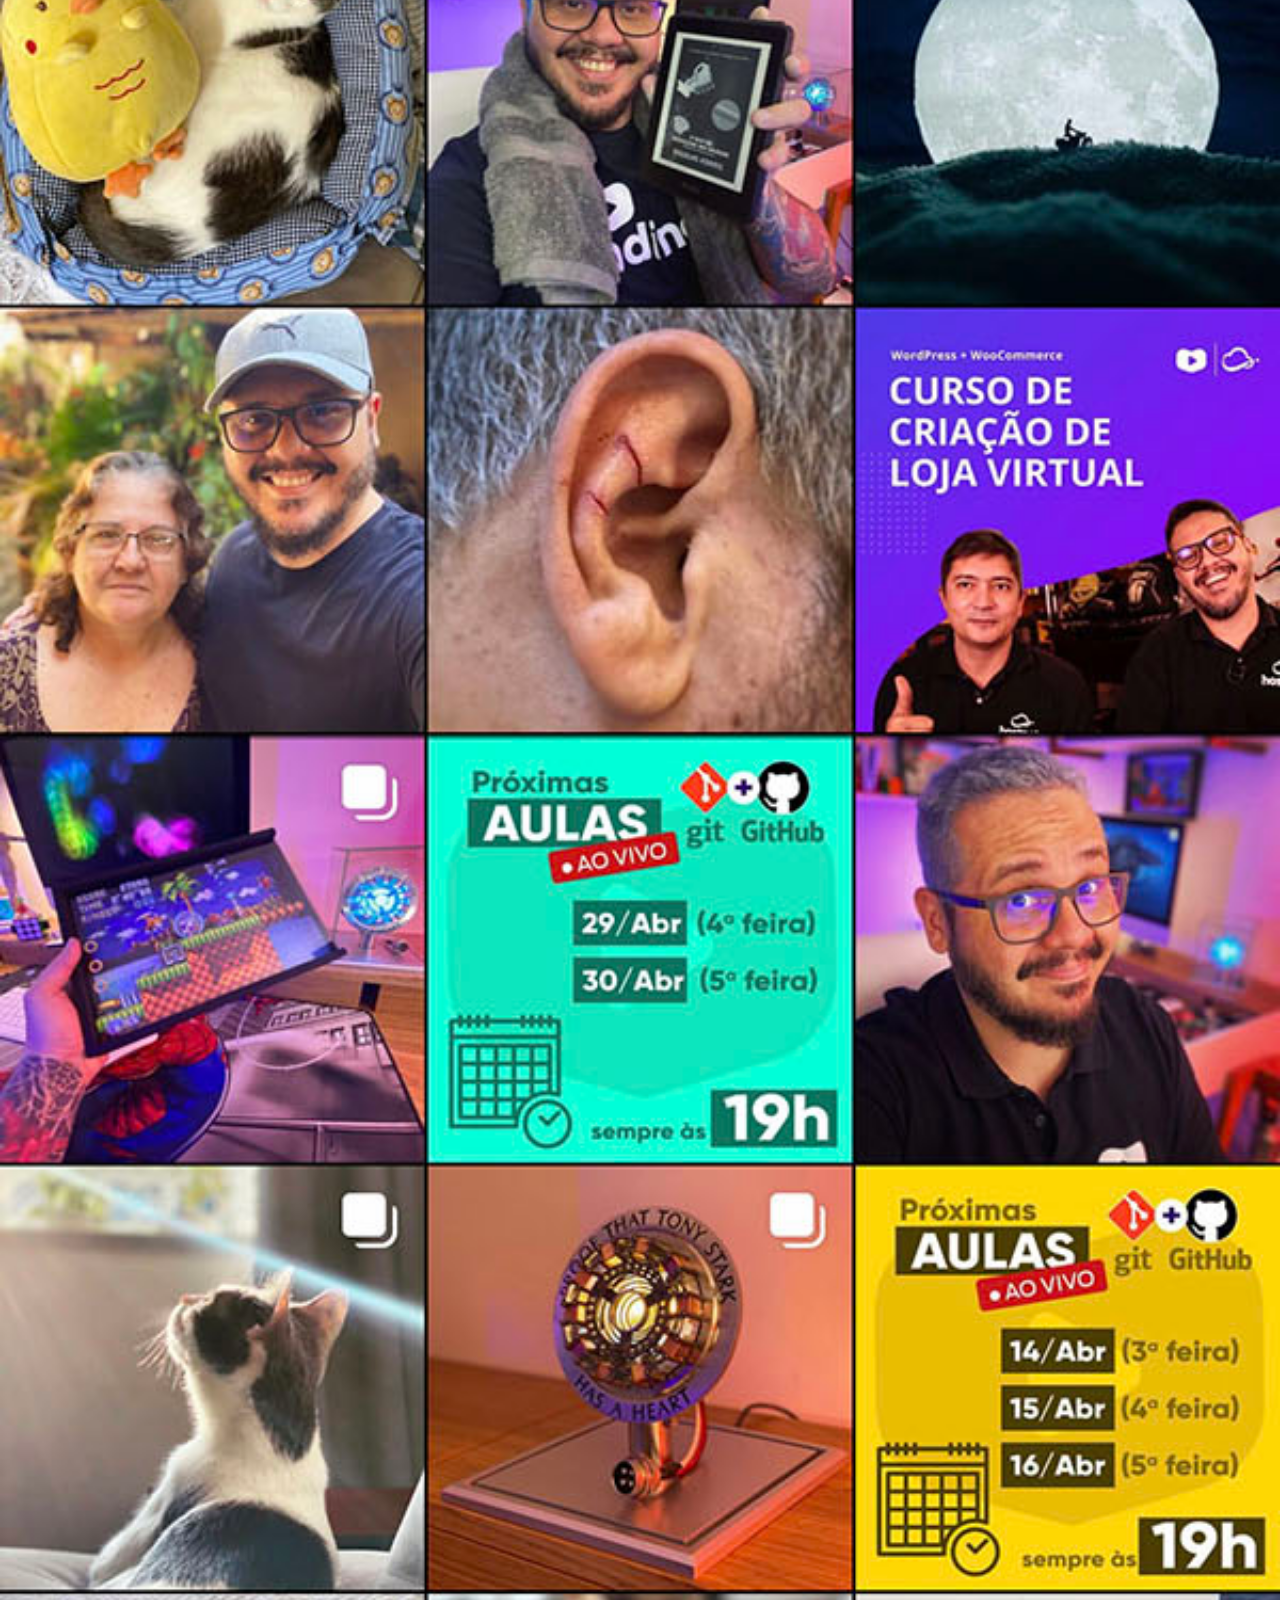
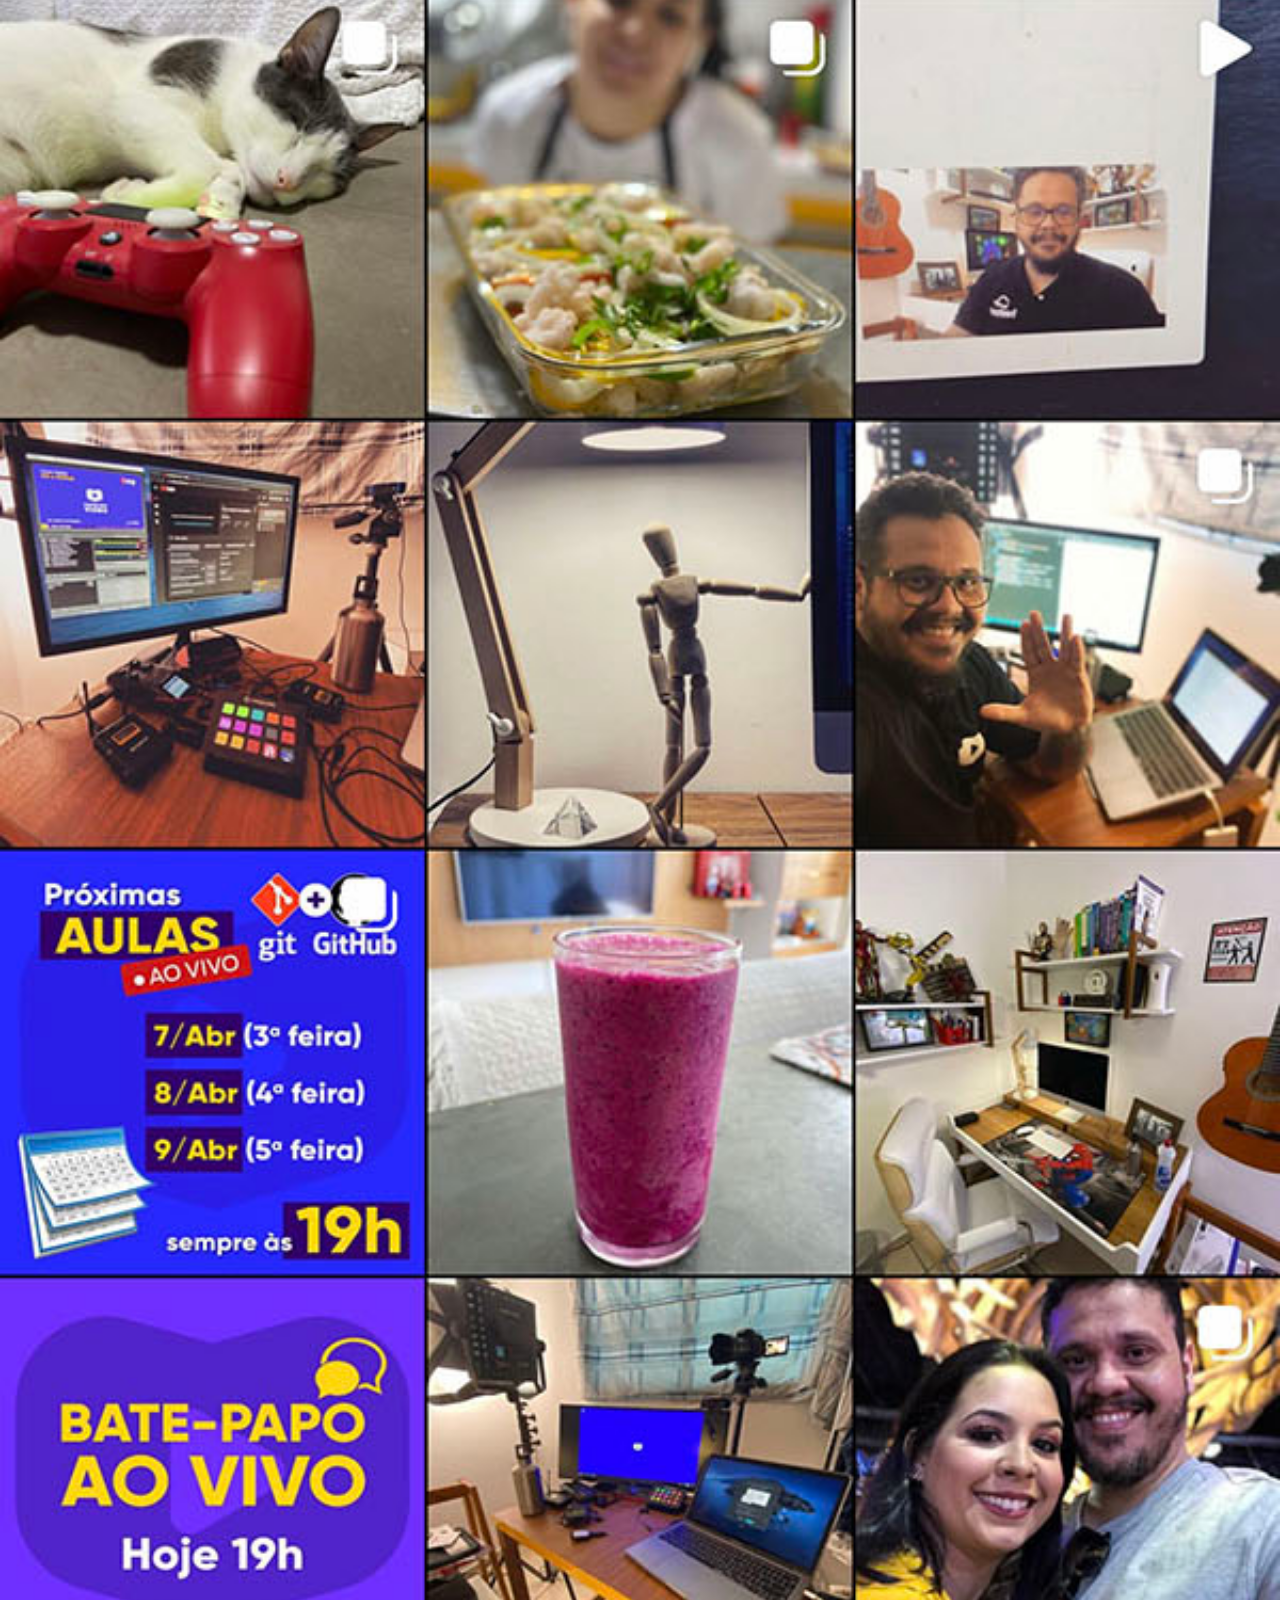
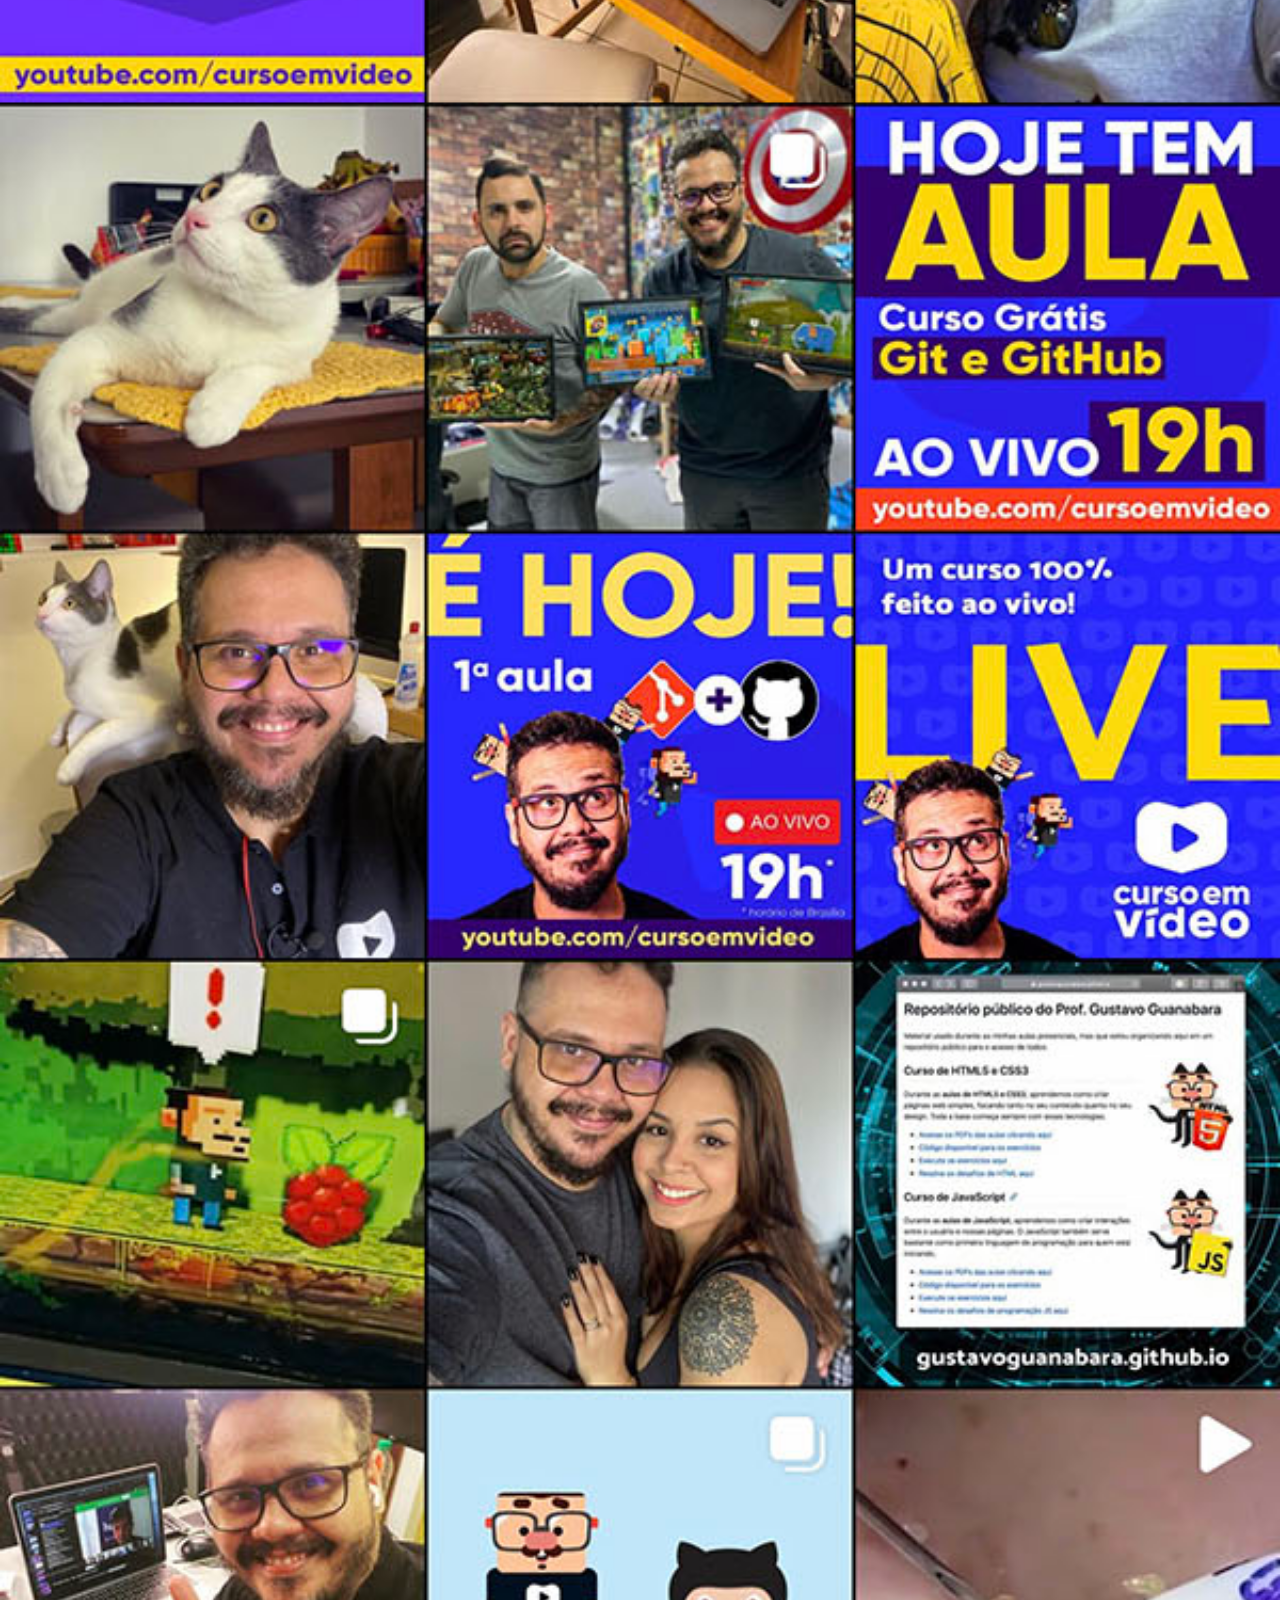
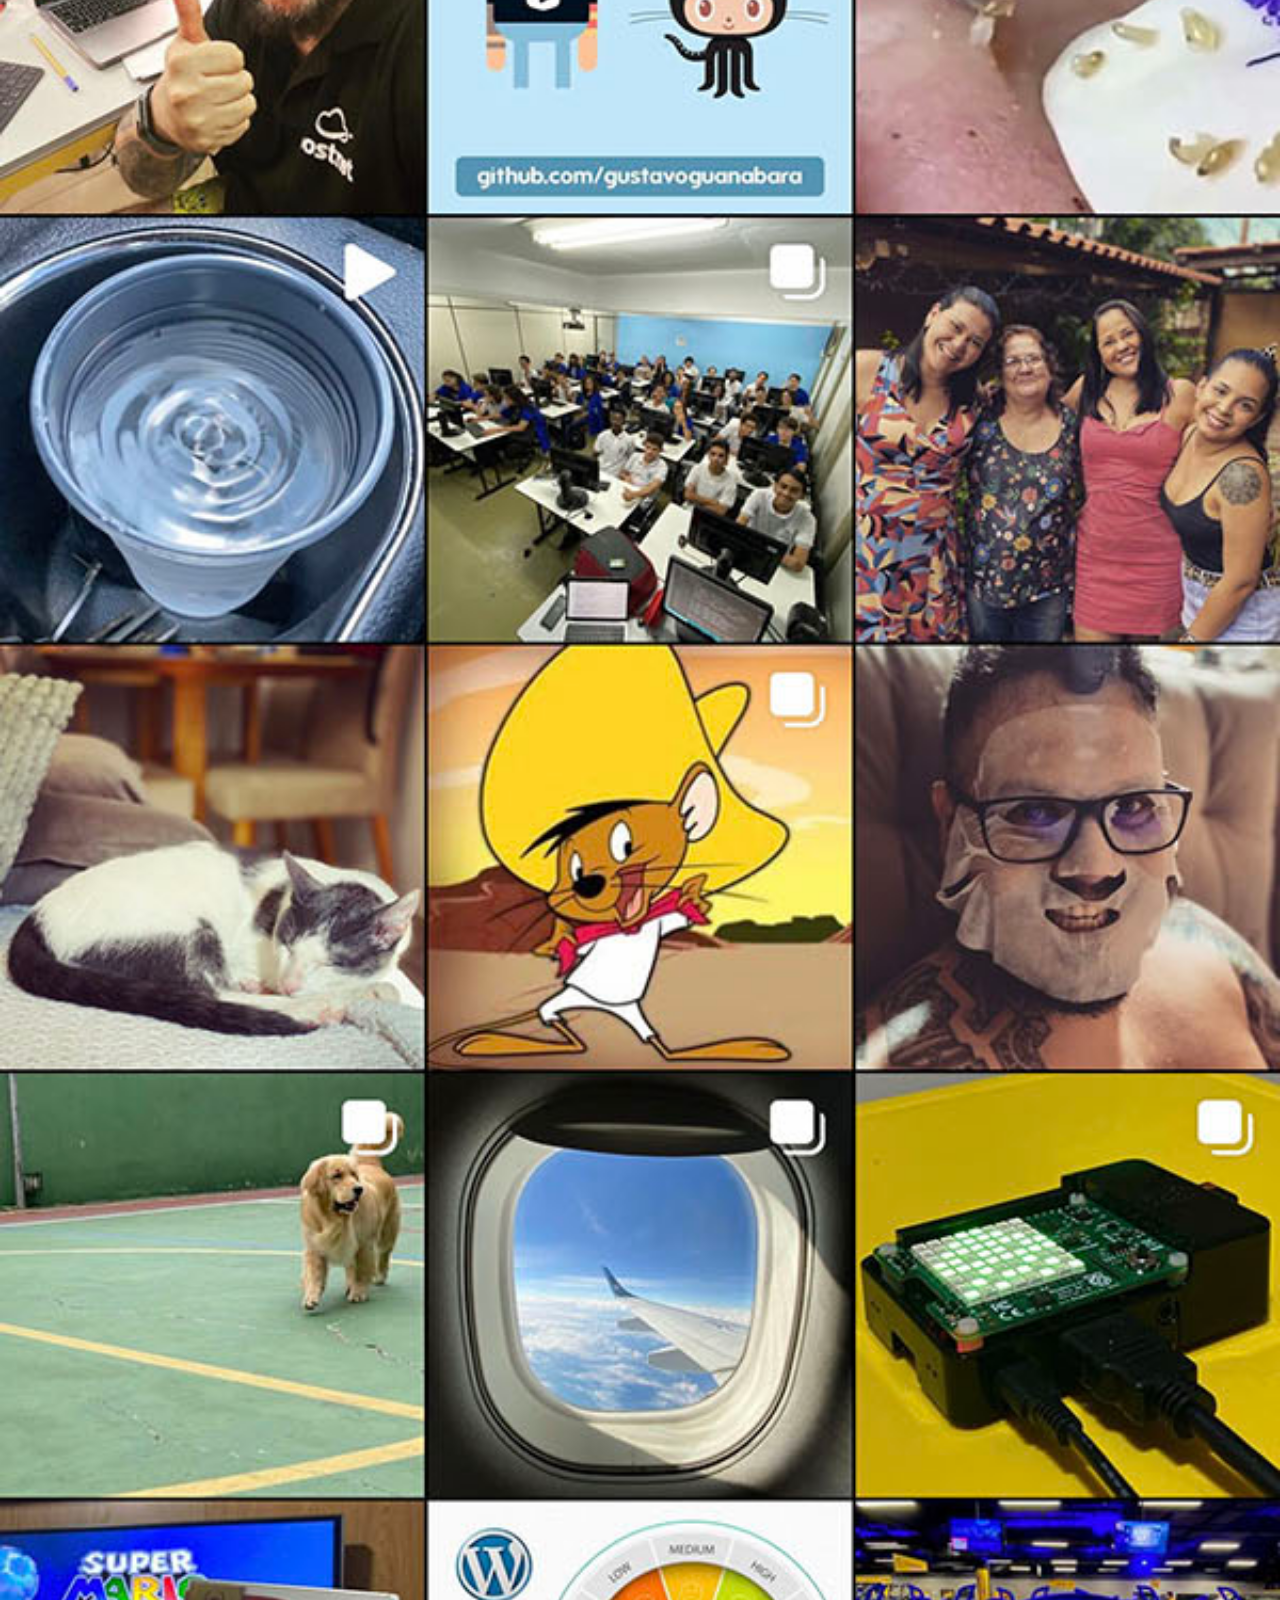
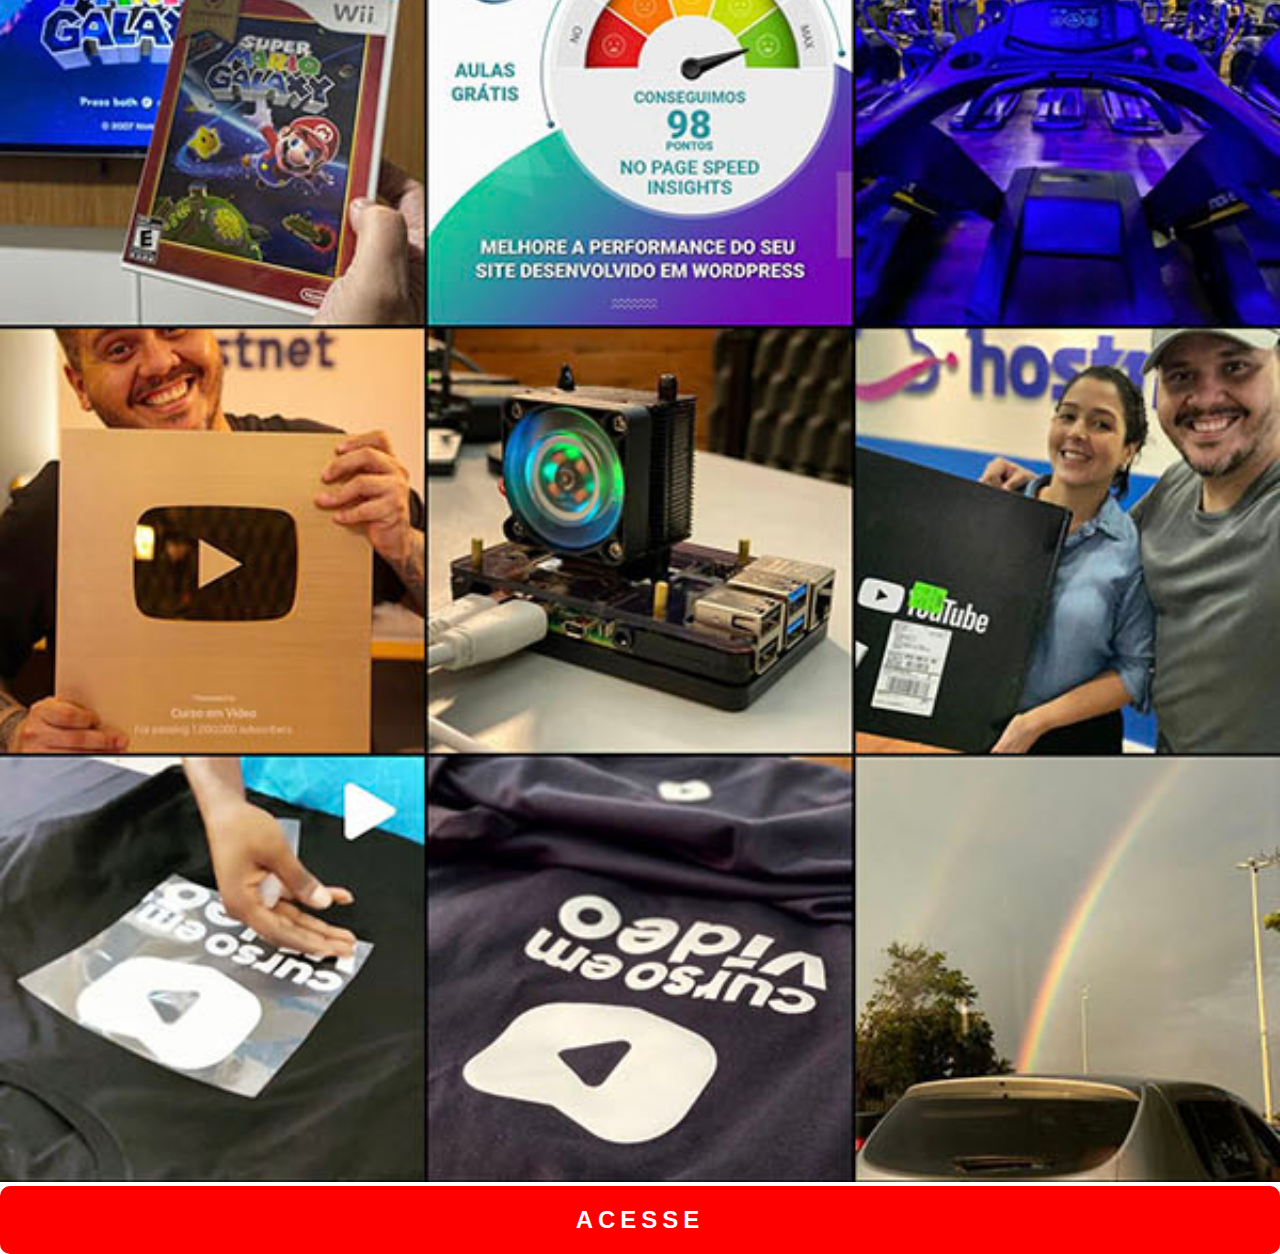
<file: instagram.html>
<!DOCTYPE html>
<html lang="en">
<head>
    <meta charset="UTF-8">
    <meta name="viewport" content="width=device-width, initial-scale=1.0">
    <title>instagram</title>
    <link rel="stylesheet" href="social.css">
</head>
<body>
    
    <img src="imagens/tela-instagram.jpg" alt="">

    <a href="#">ACESSE</a>

</body>
</html>
</file>
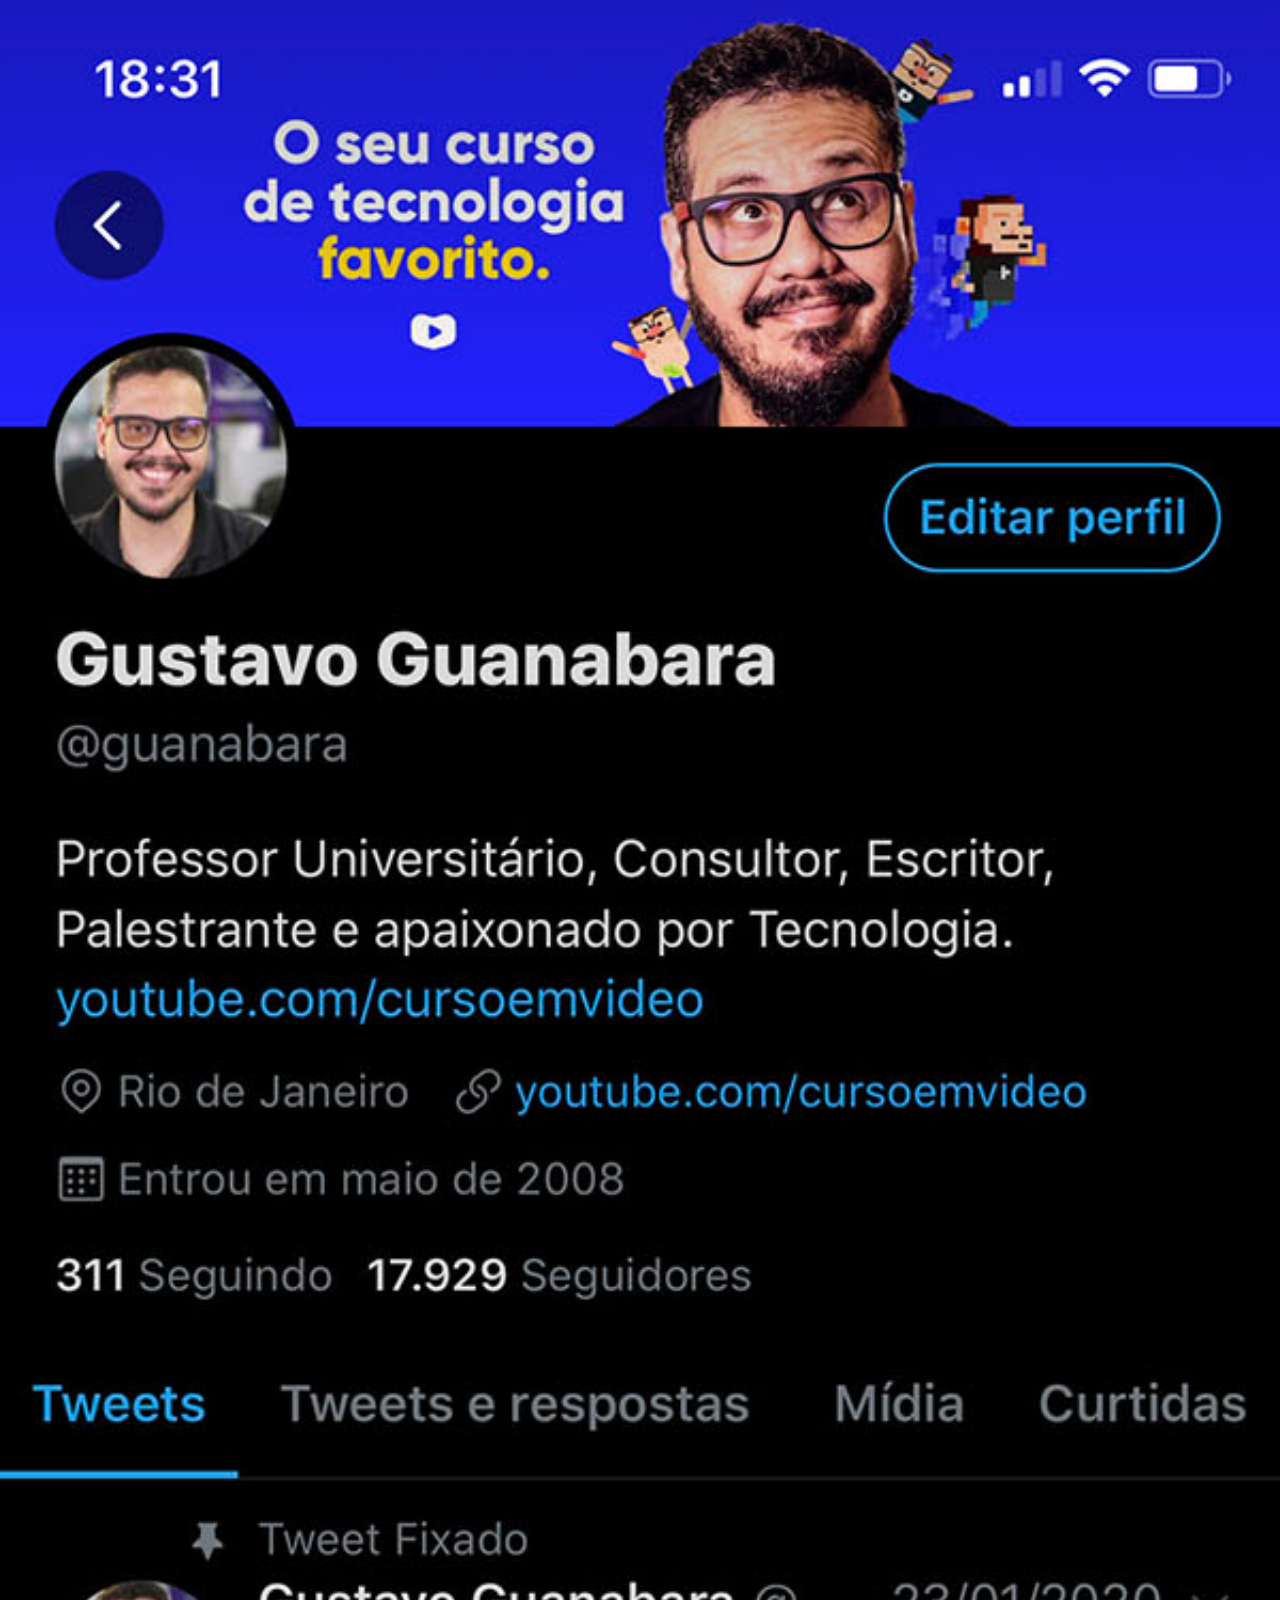
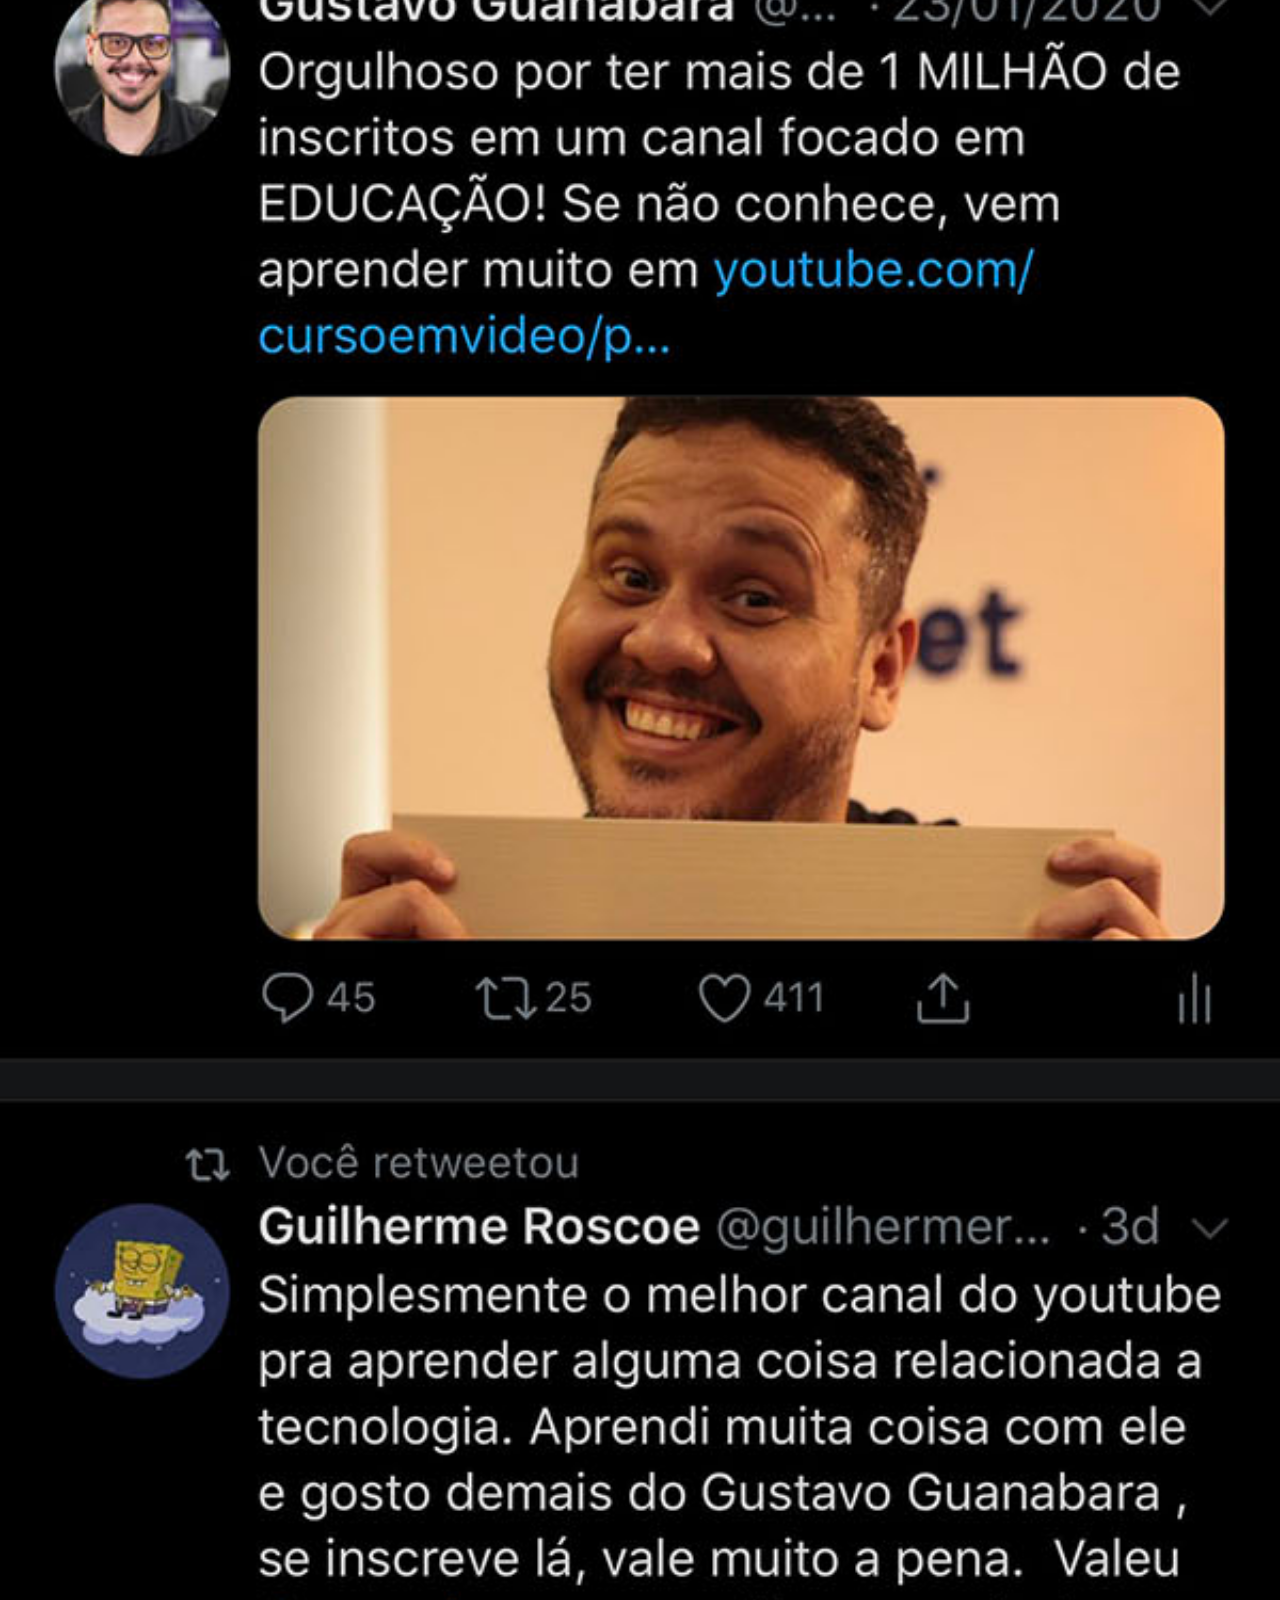
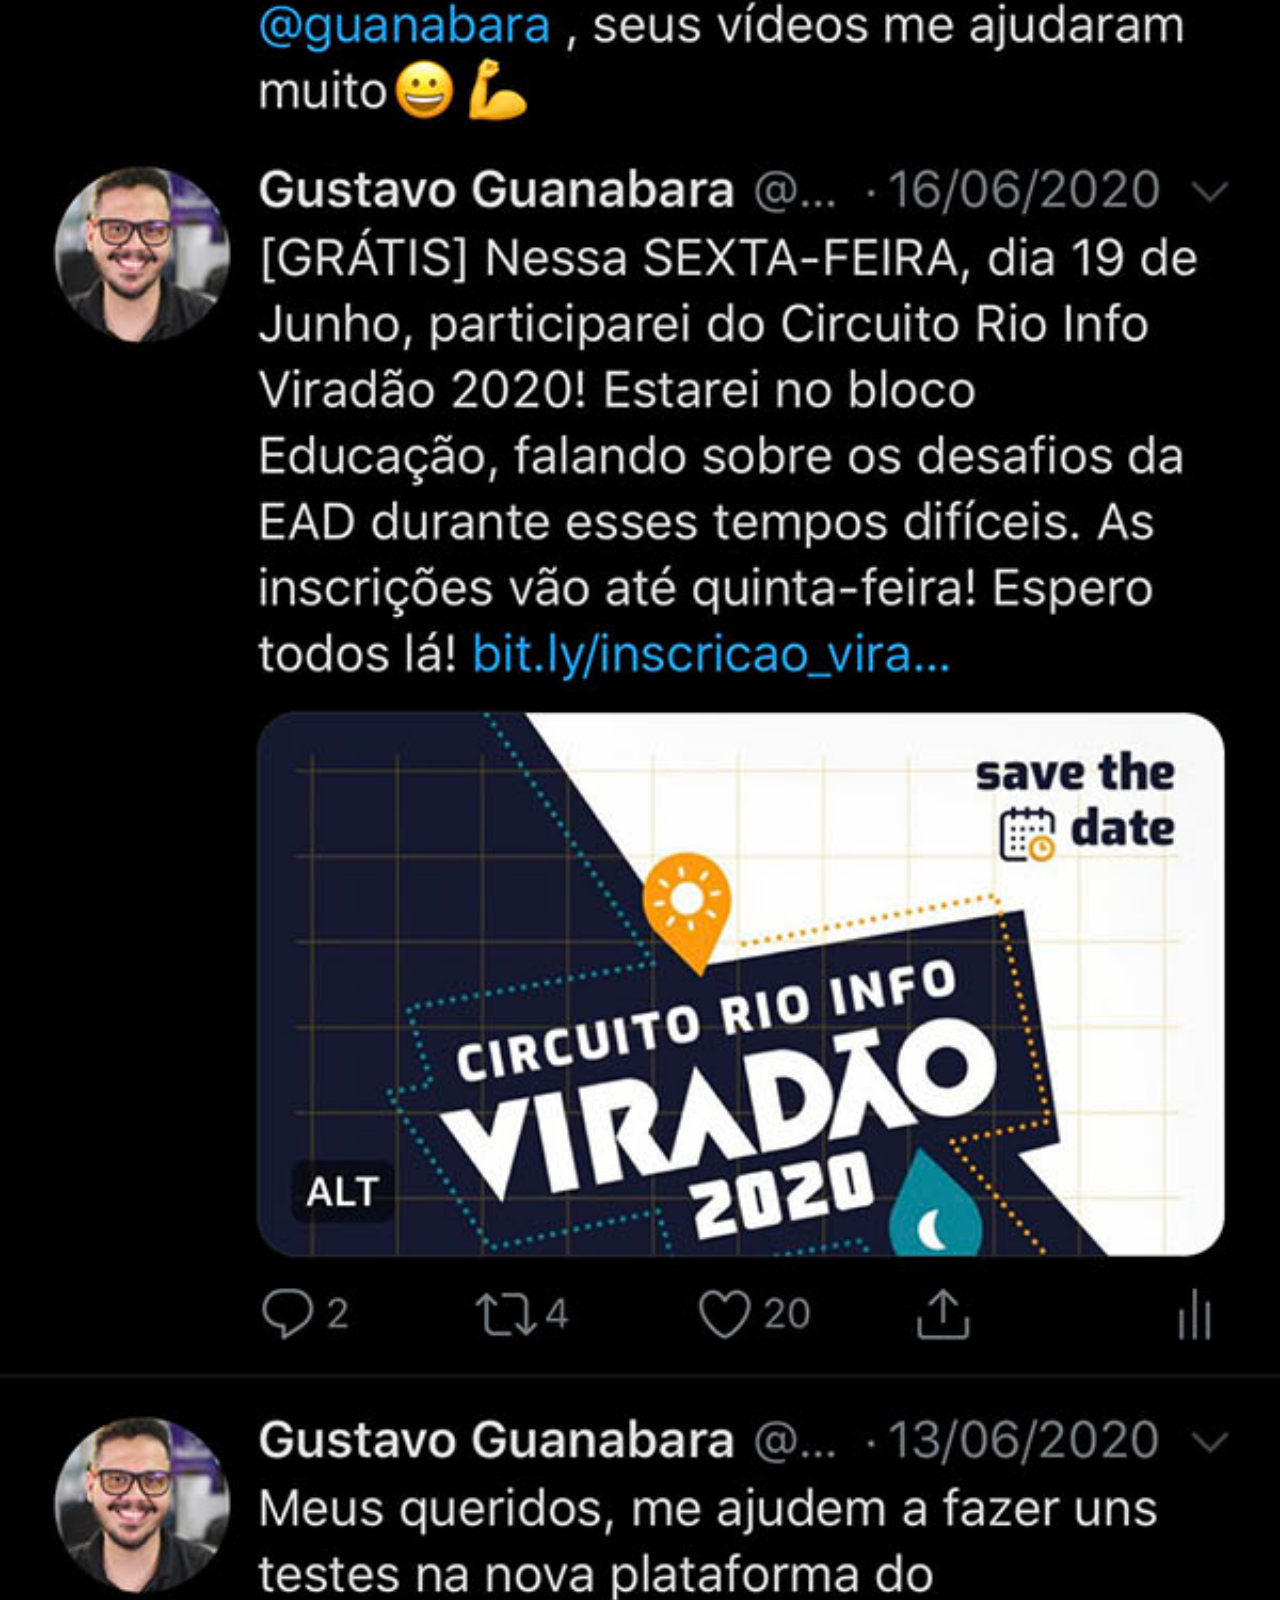
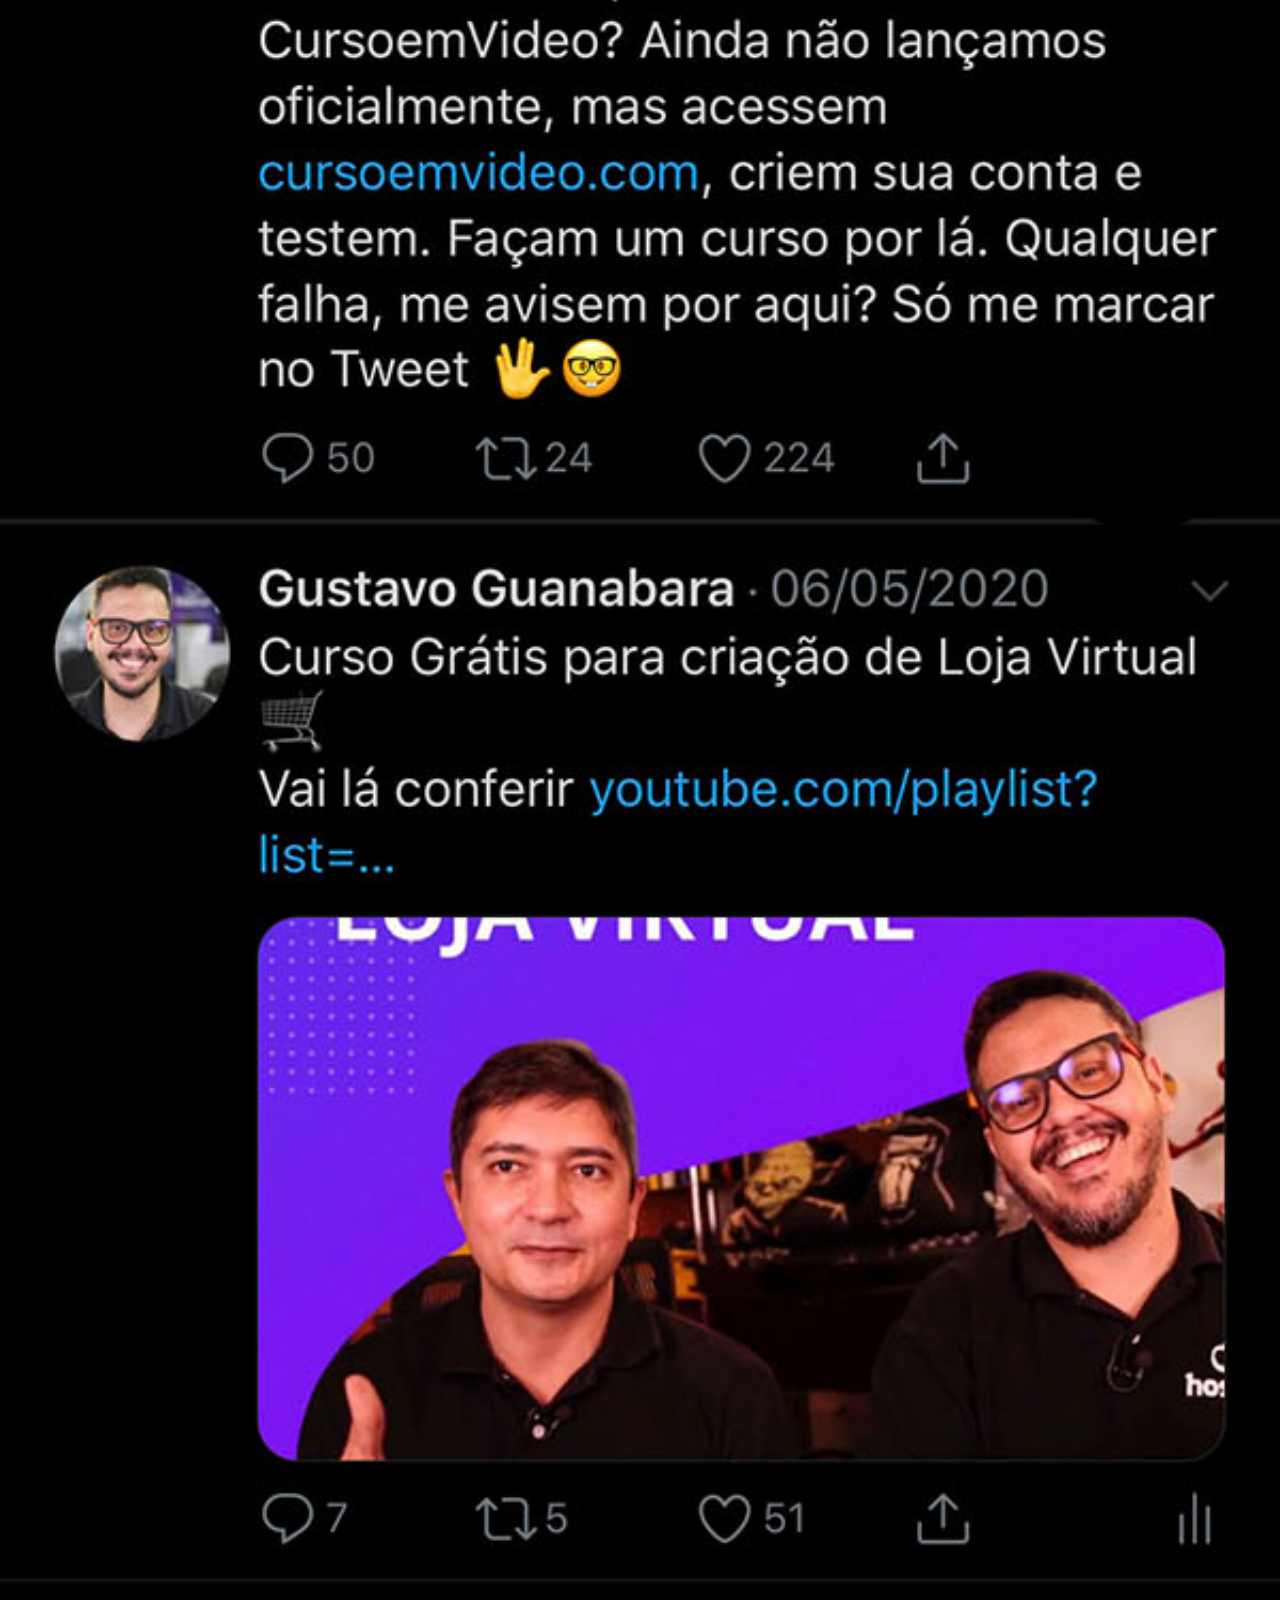
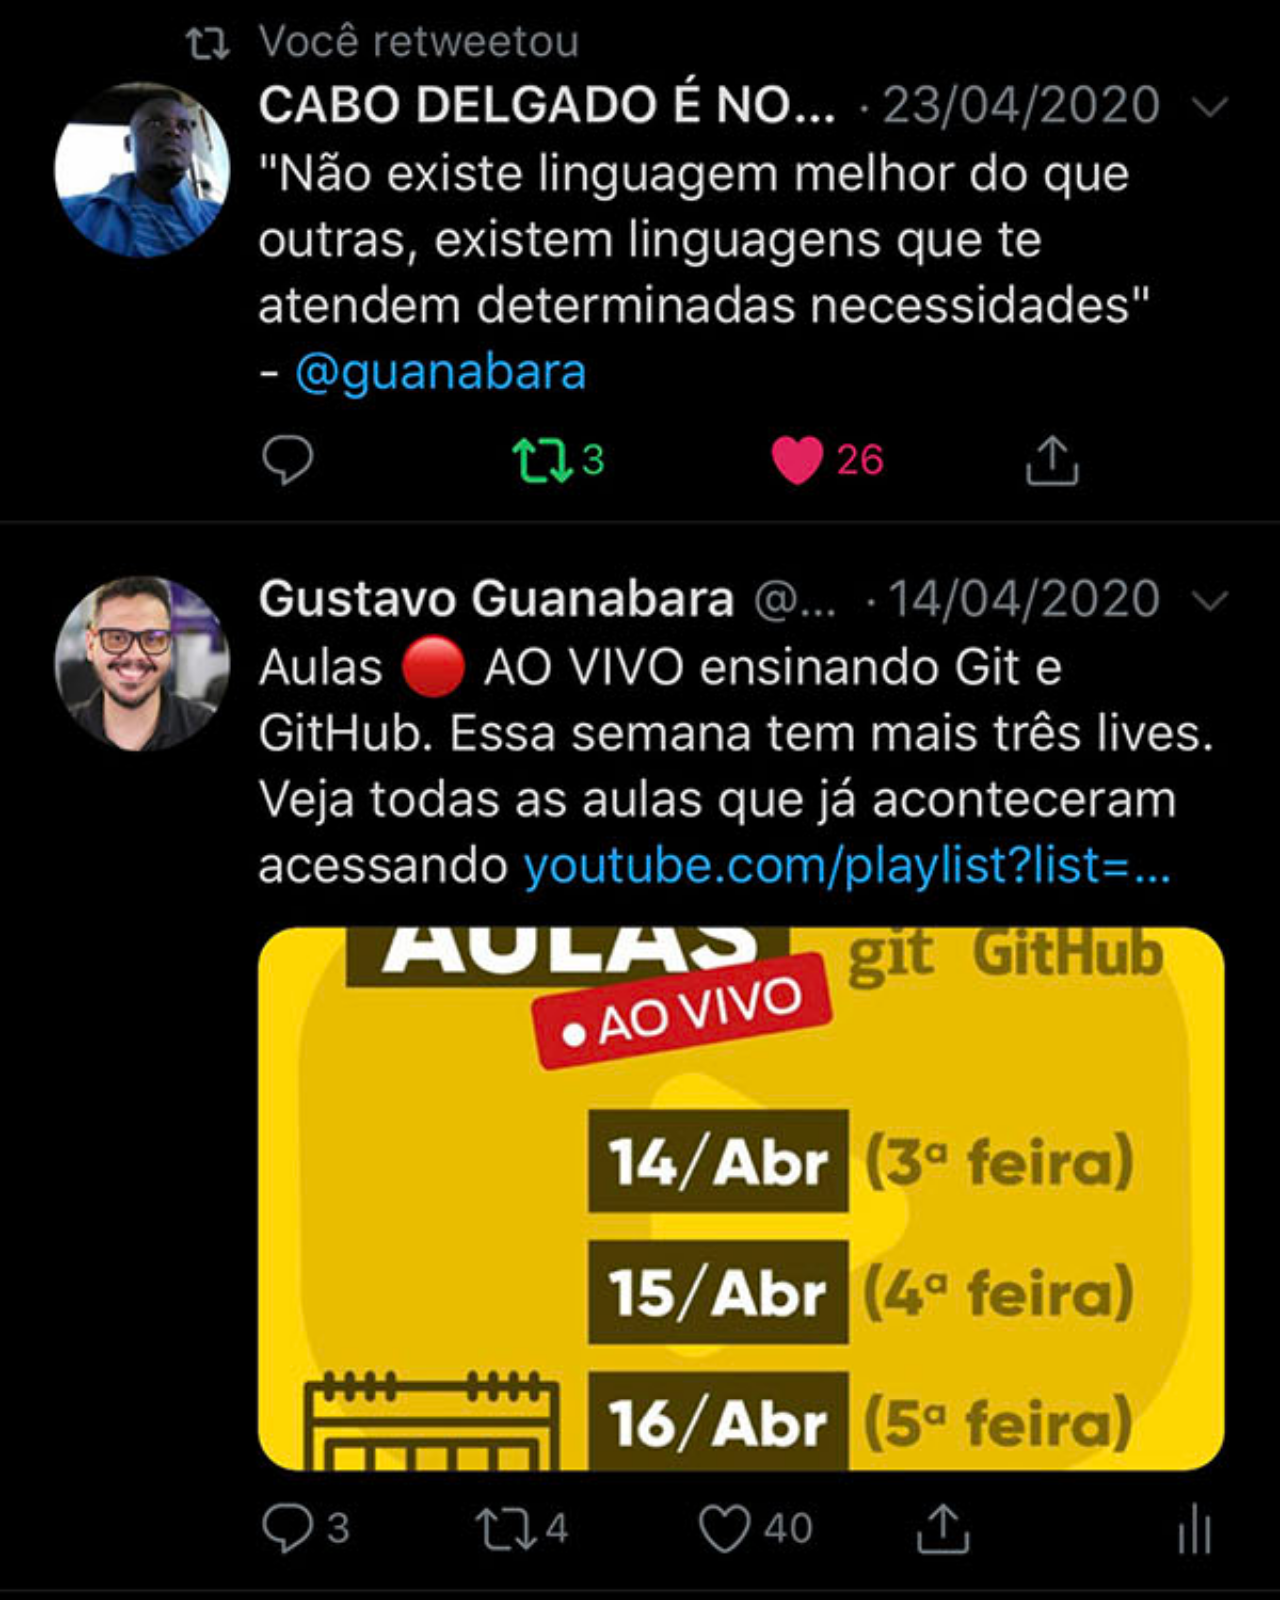
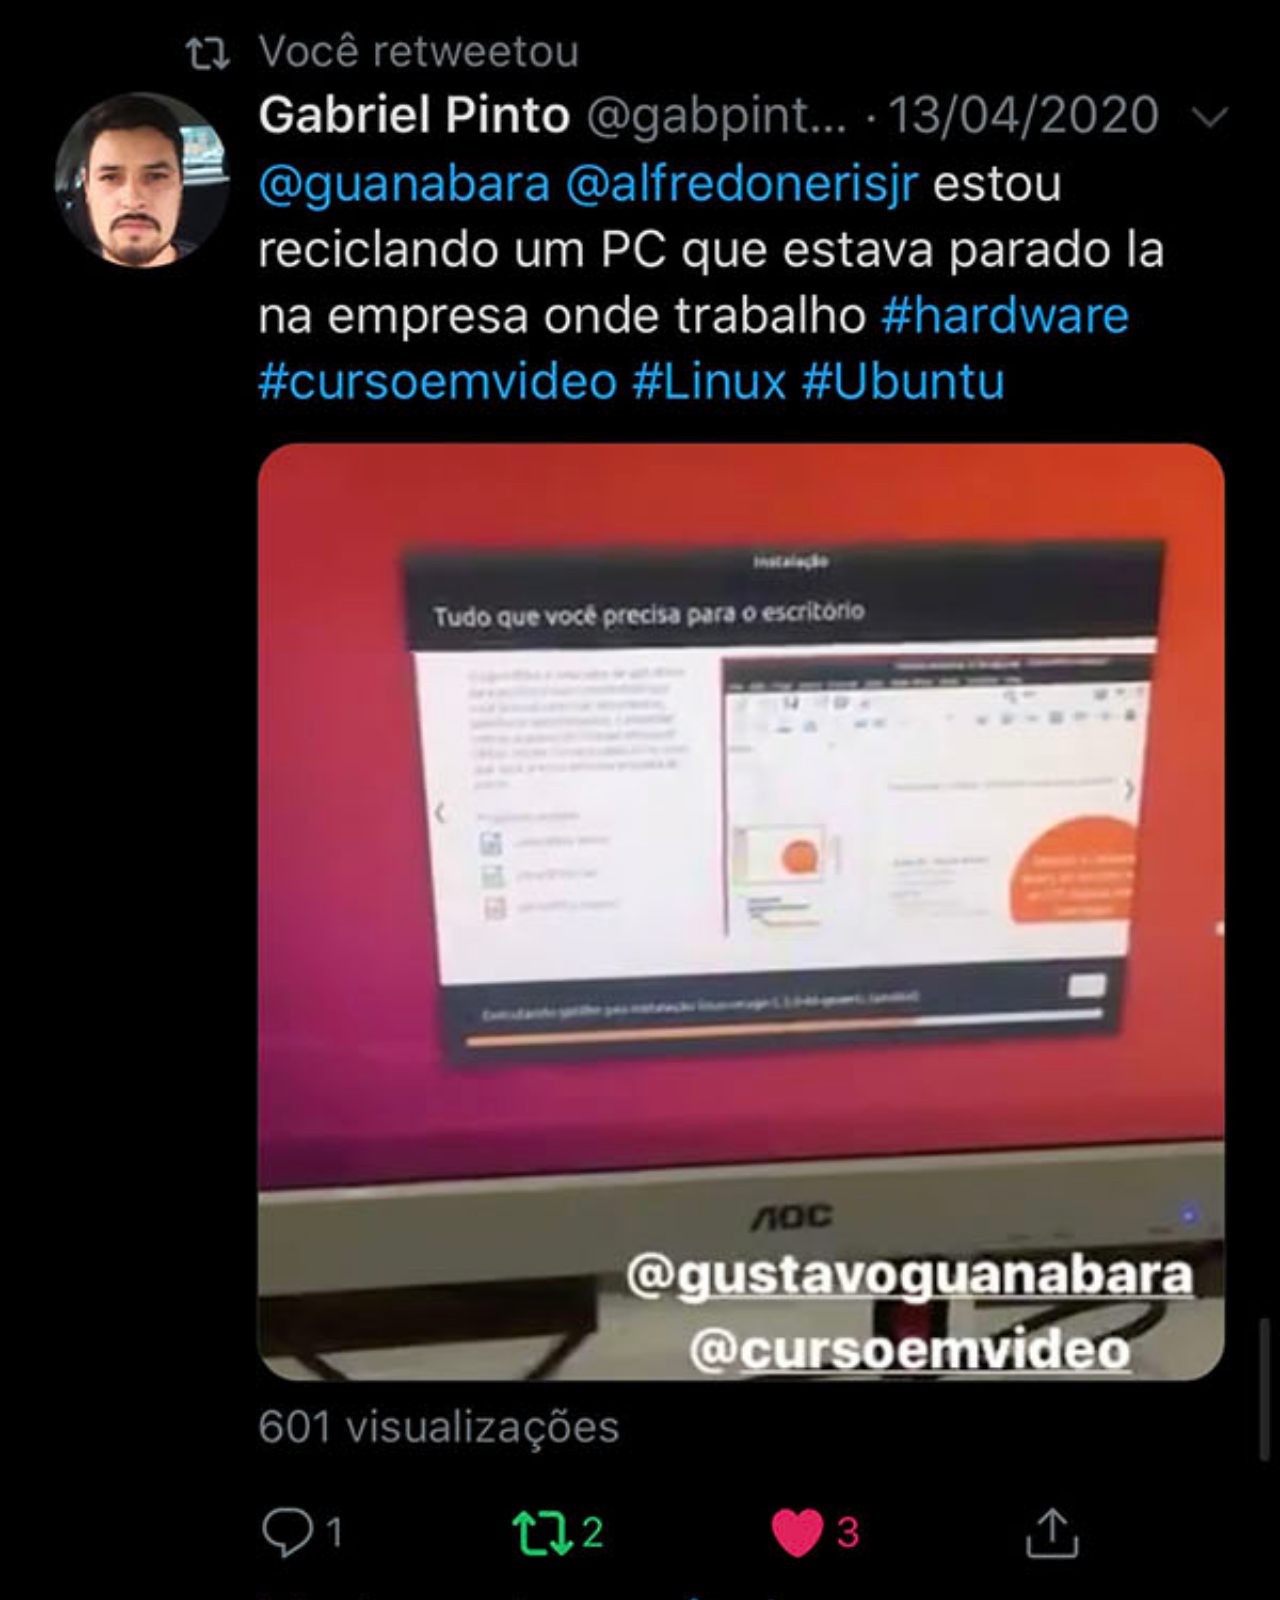
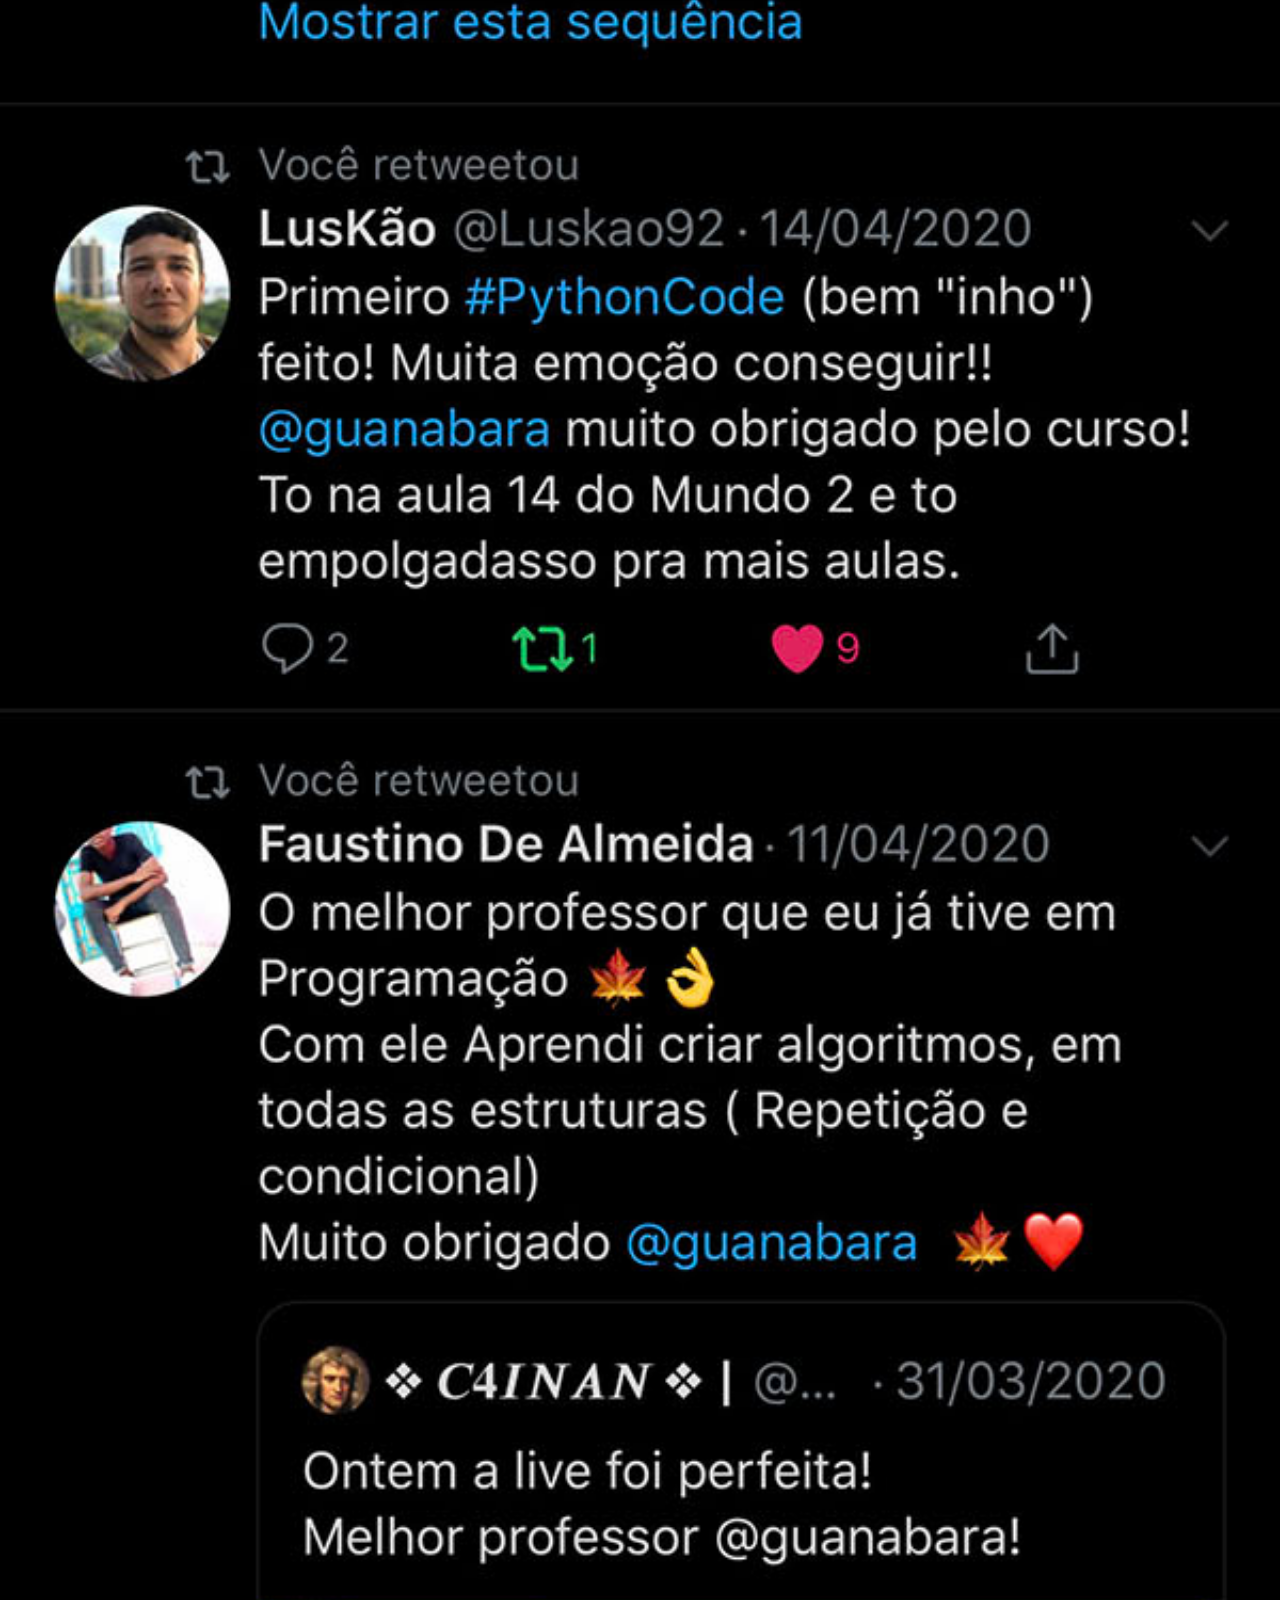
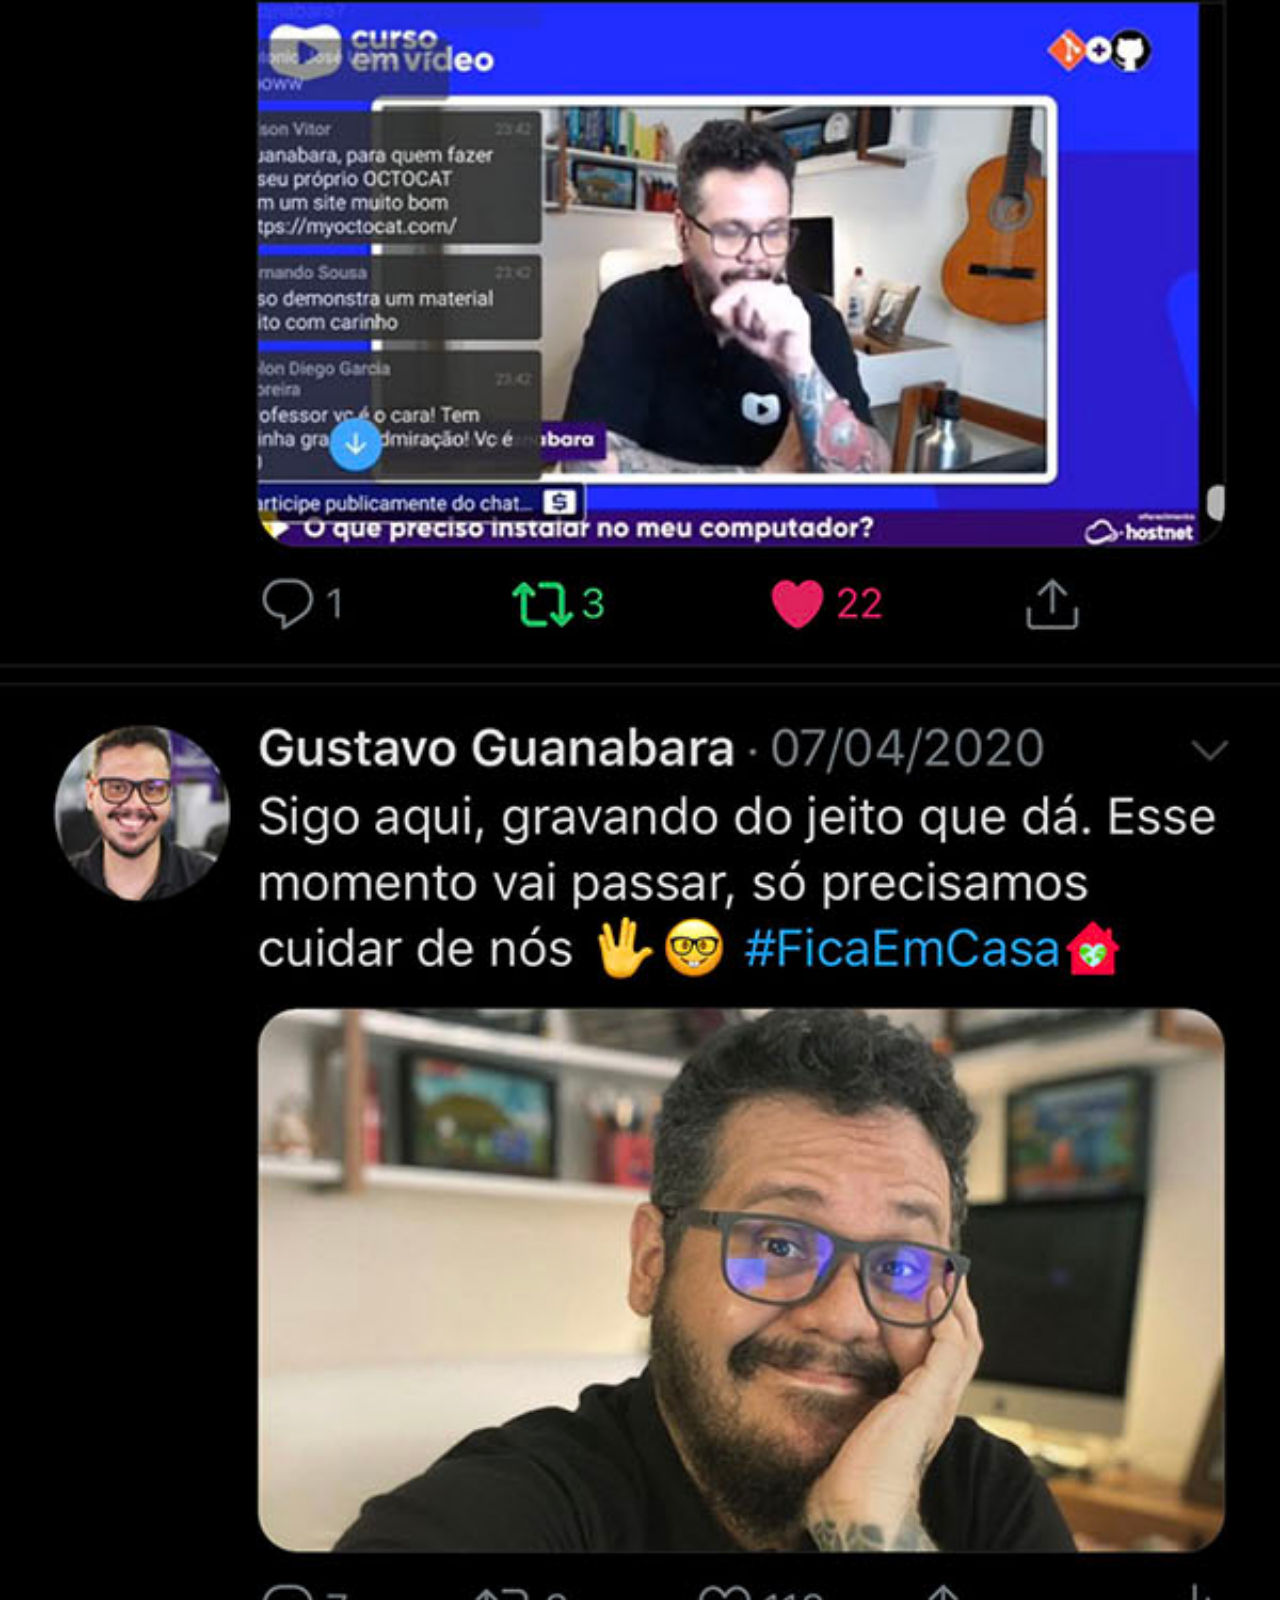
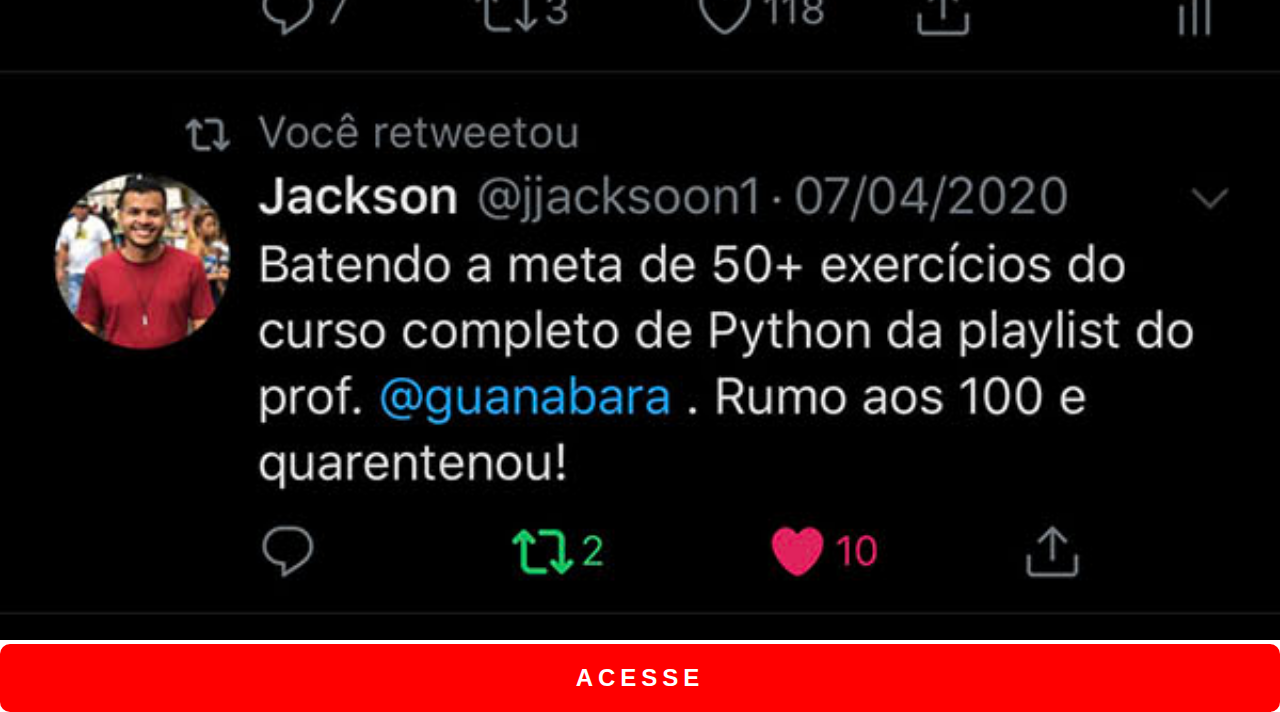
<file: twitter.html>
<!DOCTYPE html>
<html lang="en">
<head>
    <meta charset="UTF-8">
    <meta name="viewport" content="width=device-width, initial-scale=1.0">
    <title>Twitter</title>
    <link rel="stylesheet" href="social.css">
</head>
<body>
    <img src="imagens/tela-twitter.jpg" alt="">

    <a href="#">ACESSE</a>
</body>
</html>
</file>
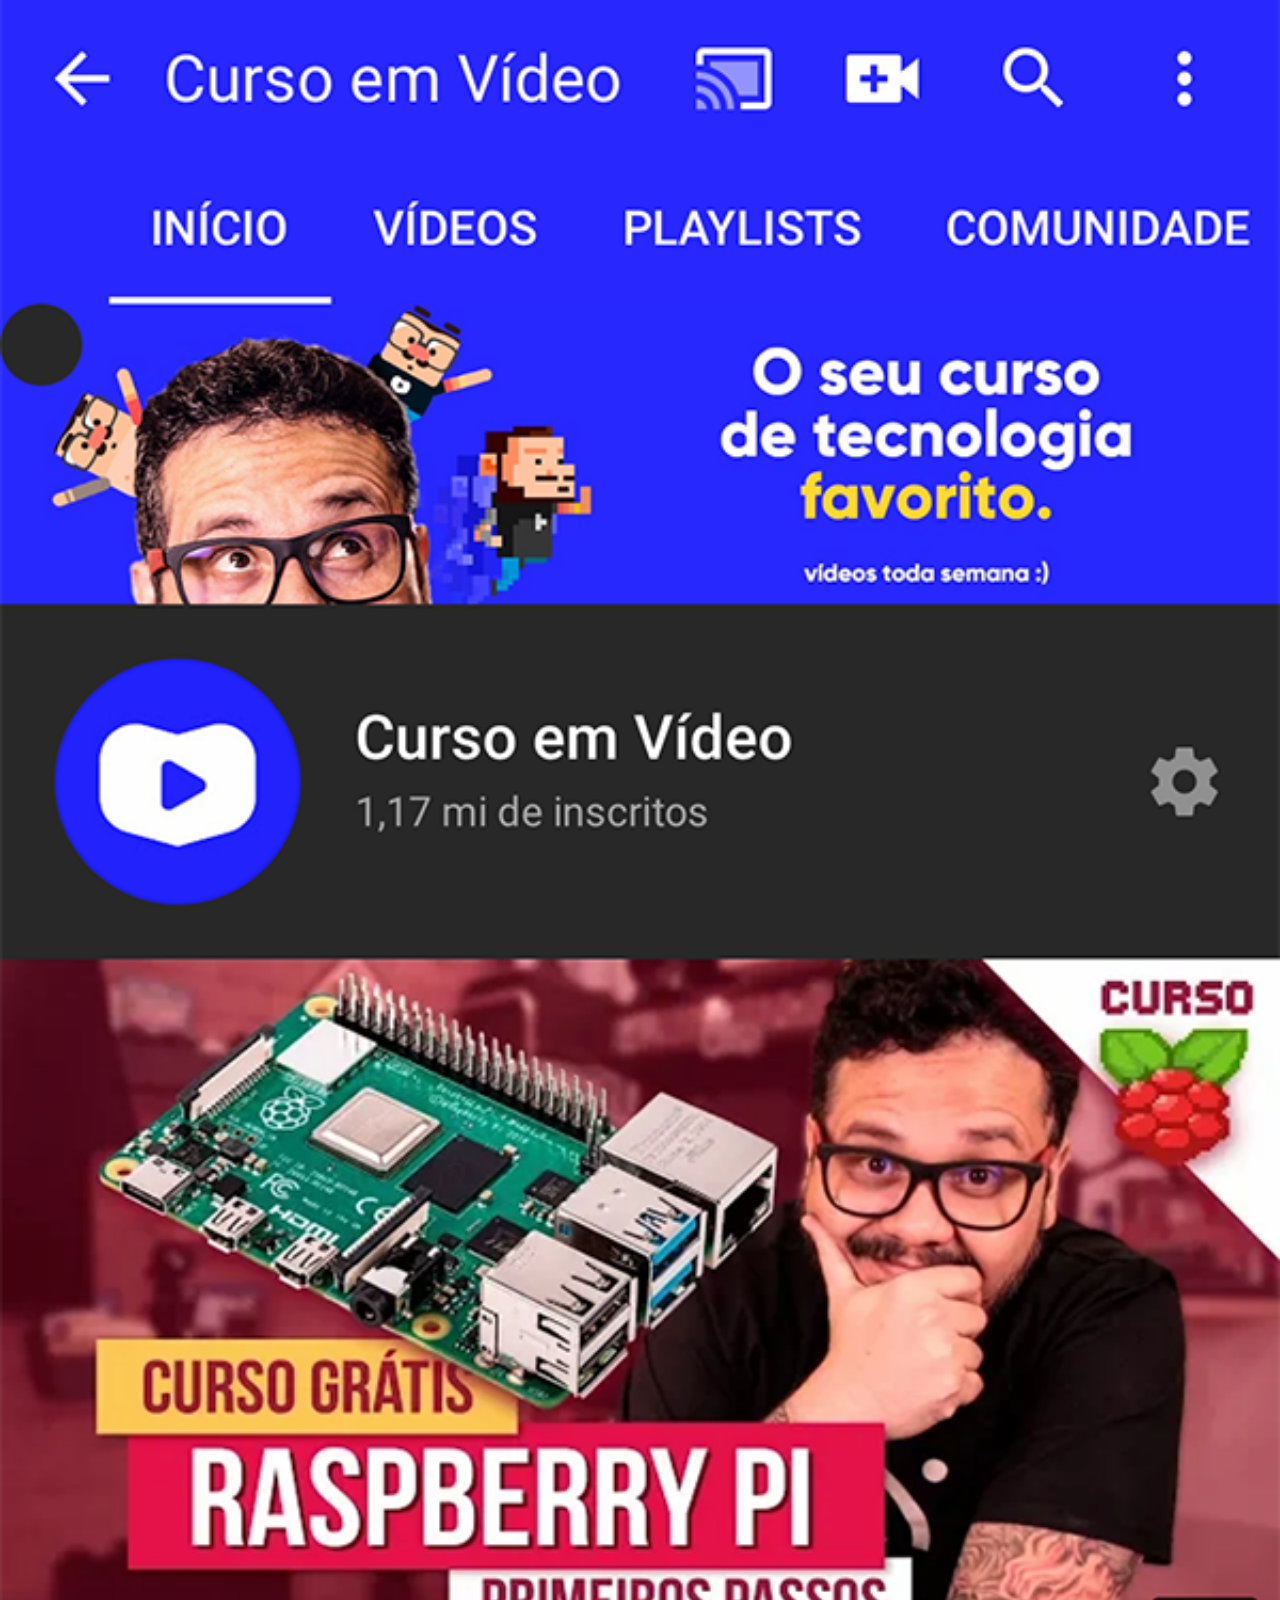
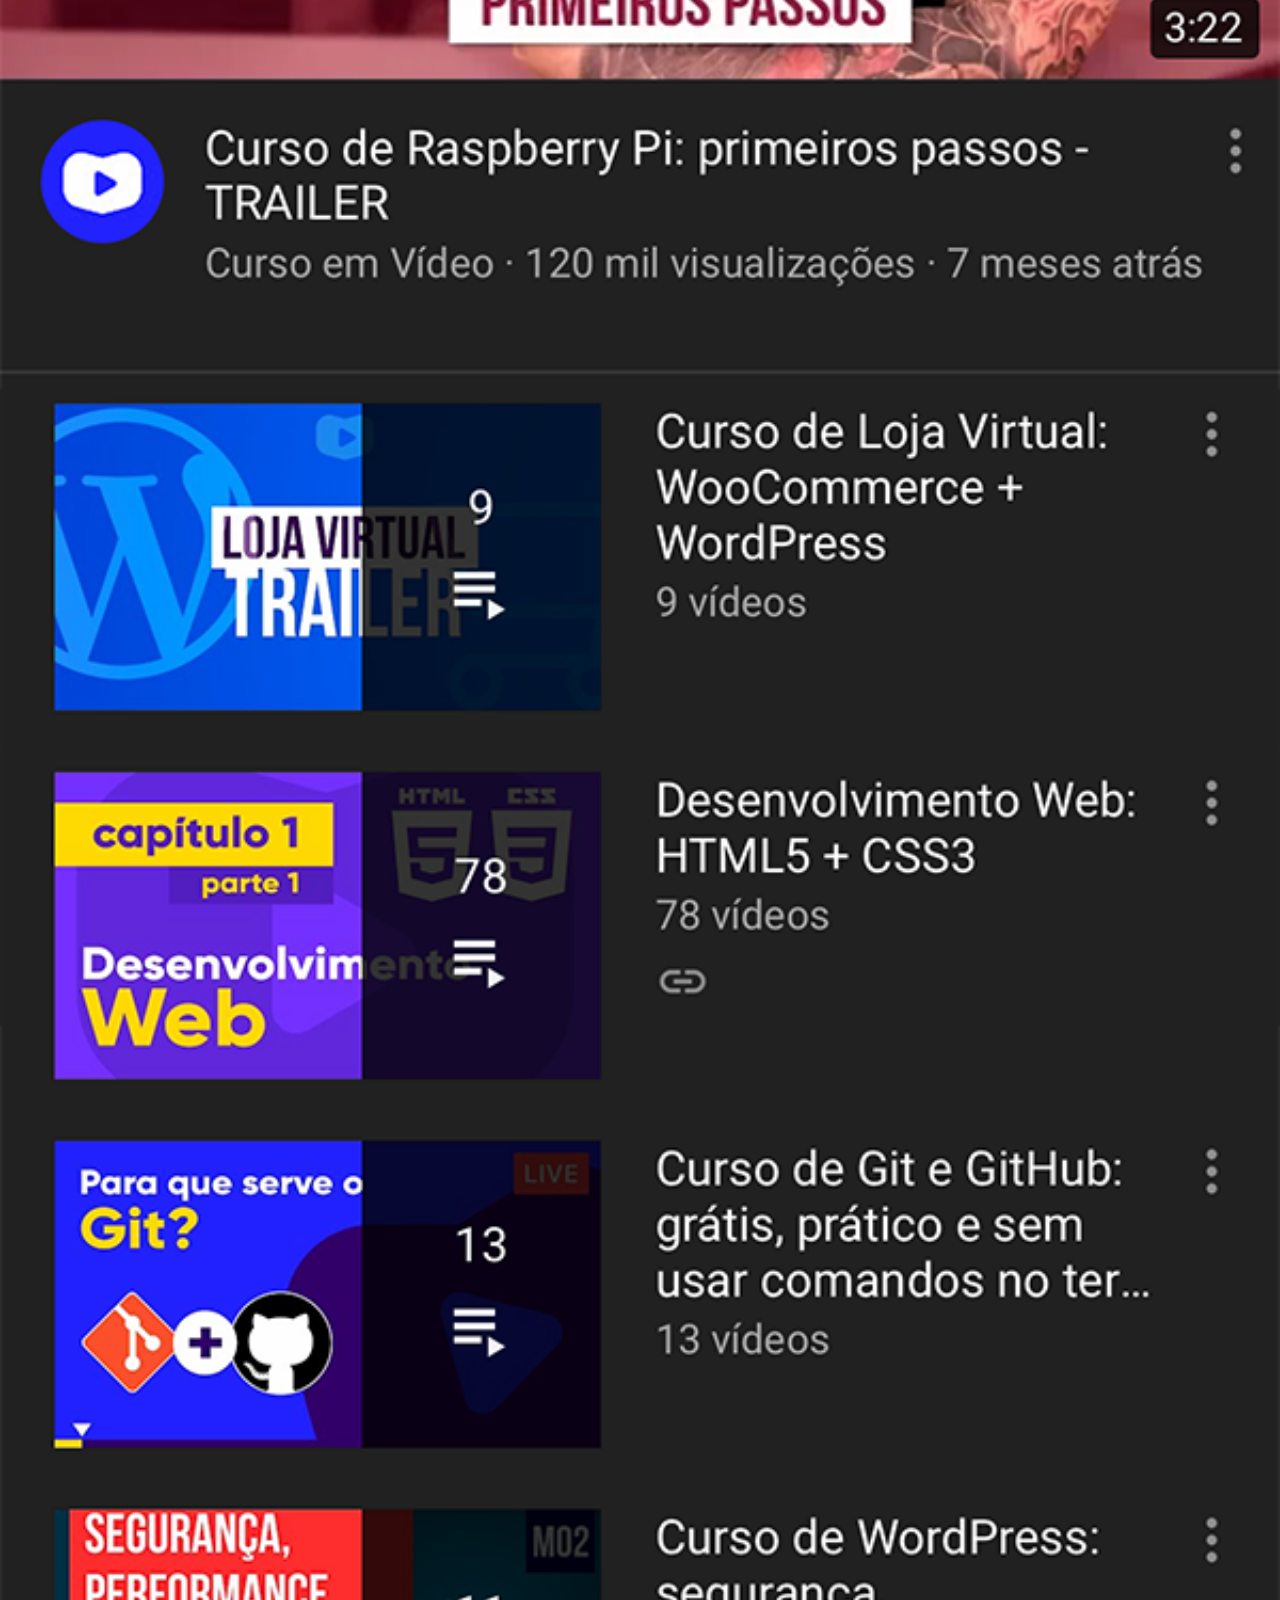
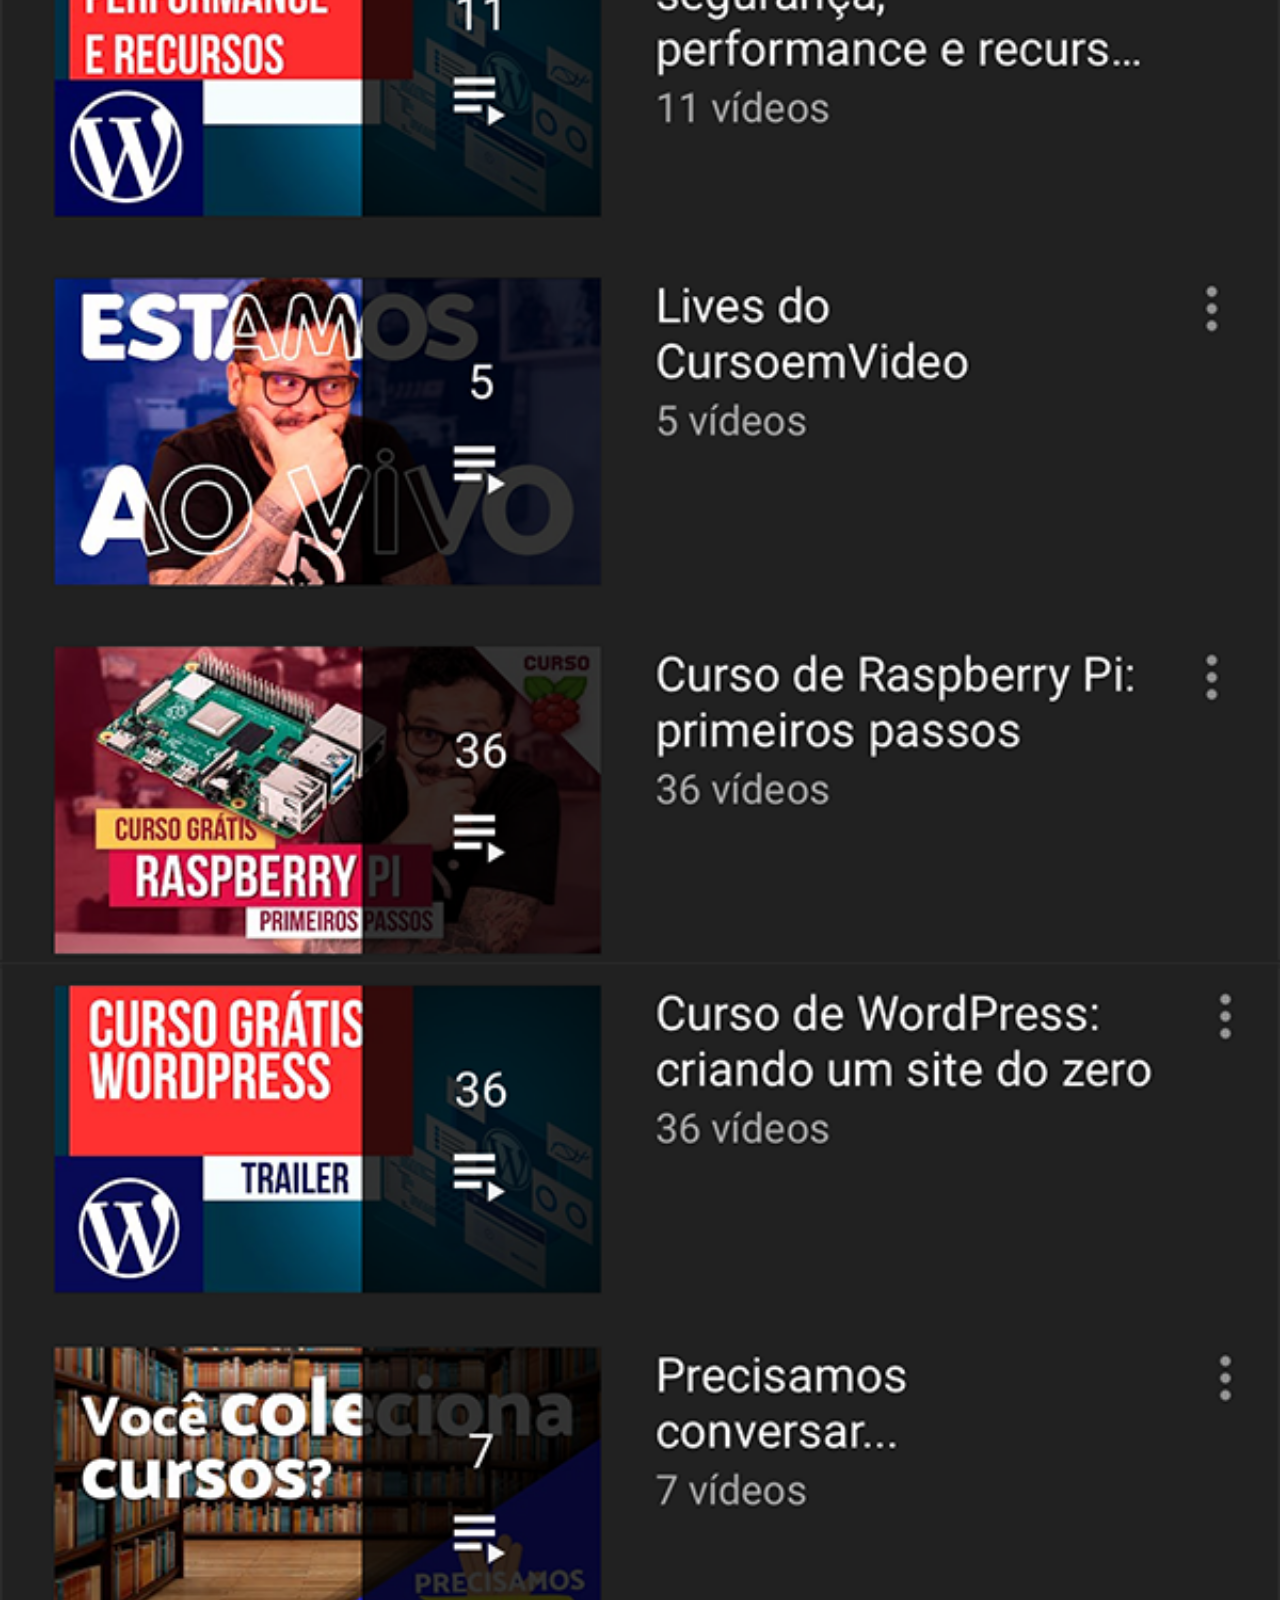
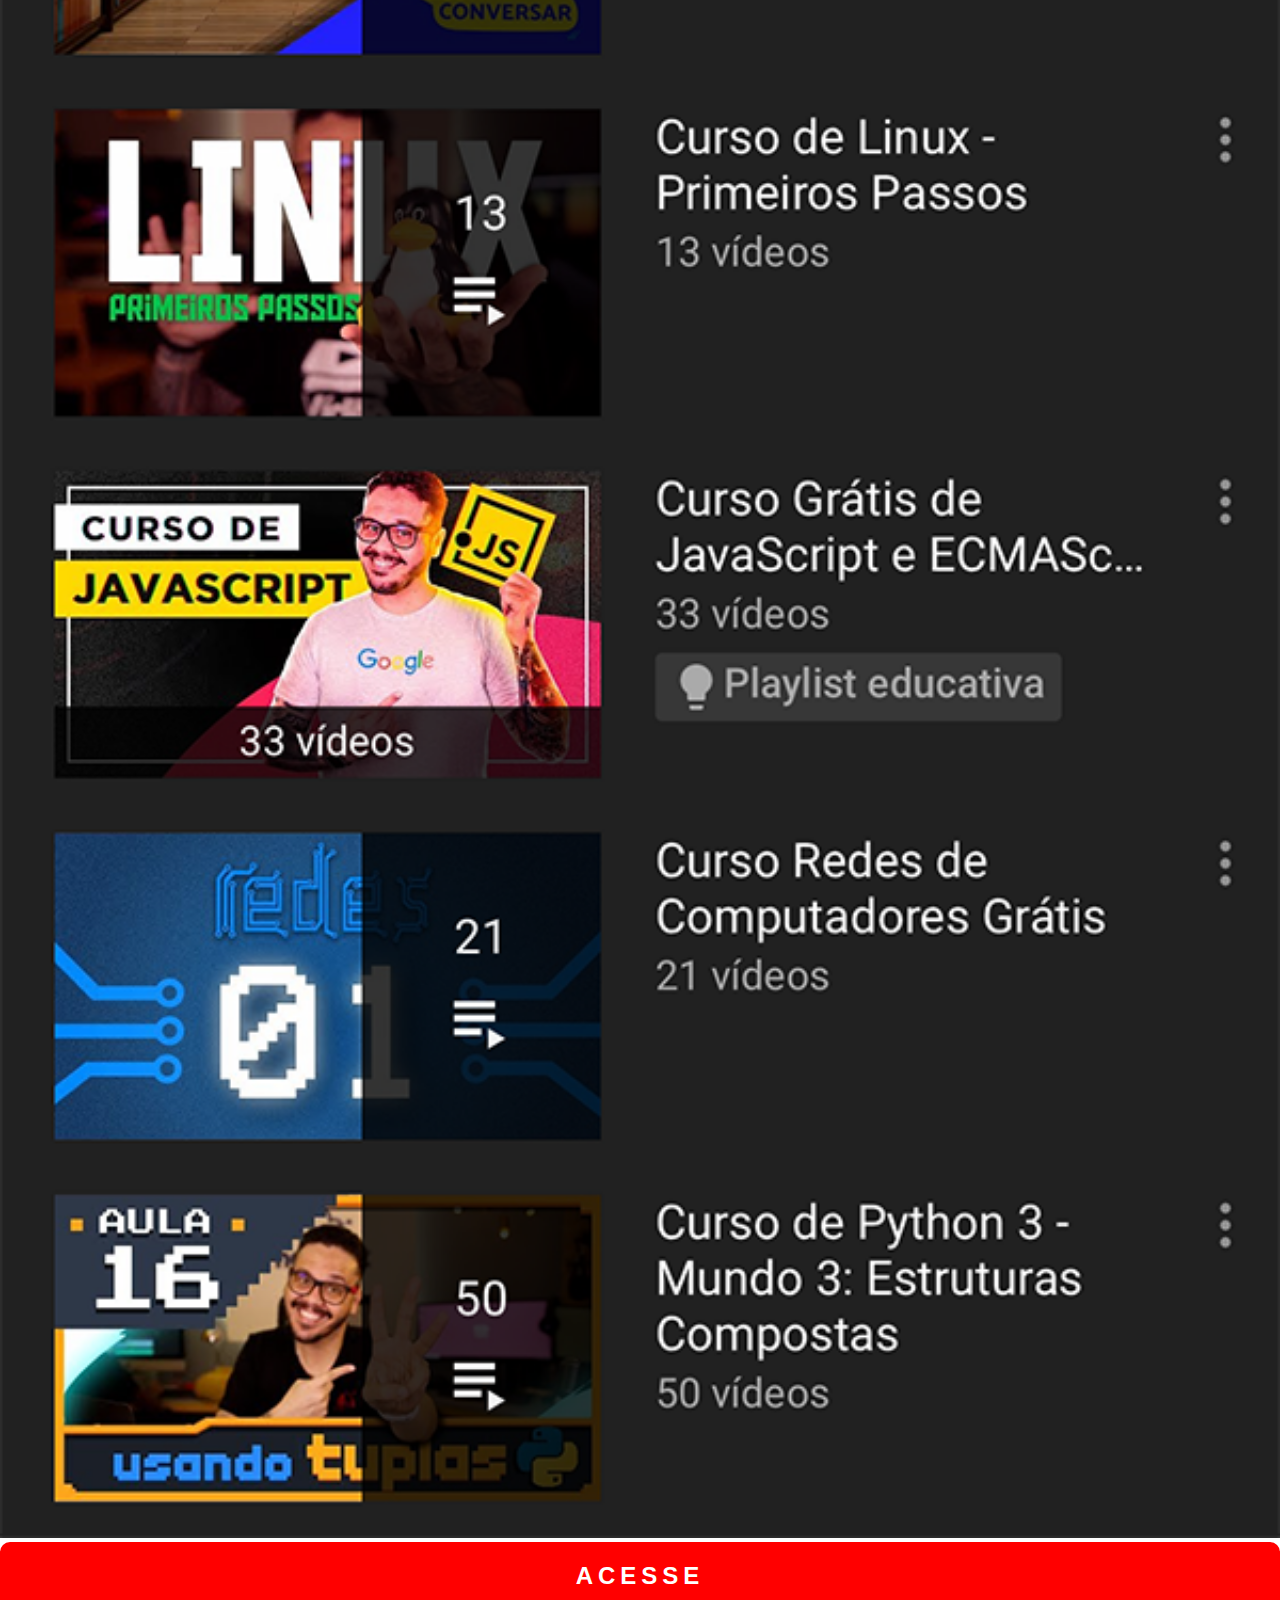
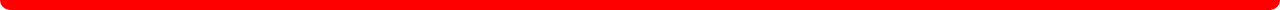
<file: youtube.html>
<!DOCTYPE html>
<html lang="en">
<head>
    <meta charset="UTF-8">
    <meta name="viewport" content="width=device-width, initial-scale=1.0">
    <title>youtube</title>
    <link rel="stylesheet" href="social.css">
    
</head>
<body>
    
    <img src="imagens/tela-youtube.png" alt="">

    <a href="#">ACESSE</a>


</body>
</html>
</file>
<file: social.css>
*{
    margin: 0;
    padding: 0;
}

body{
    font-family: Arial, Helvetica, sans-serif
}
img{
    width: 100vw;
}

a{
    display: block;
    text-decoration: none;
    text-align: center;
    color: white;
    background-color: red;
    padding: 20px;
    font-weight: bolder;
    font-size: 1.5em;
    letter-spacing: 5px;
    border-radius: 10px;
}

a:hover{
    background-color: darkred;
    transition: 0.5s;
}
</file>
